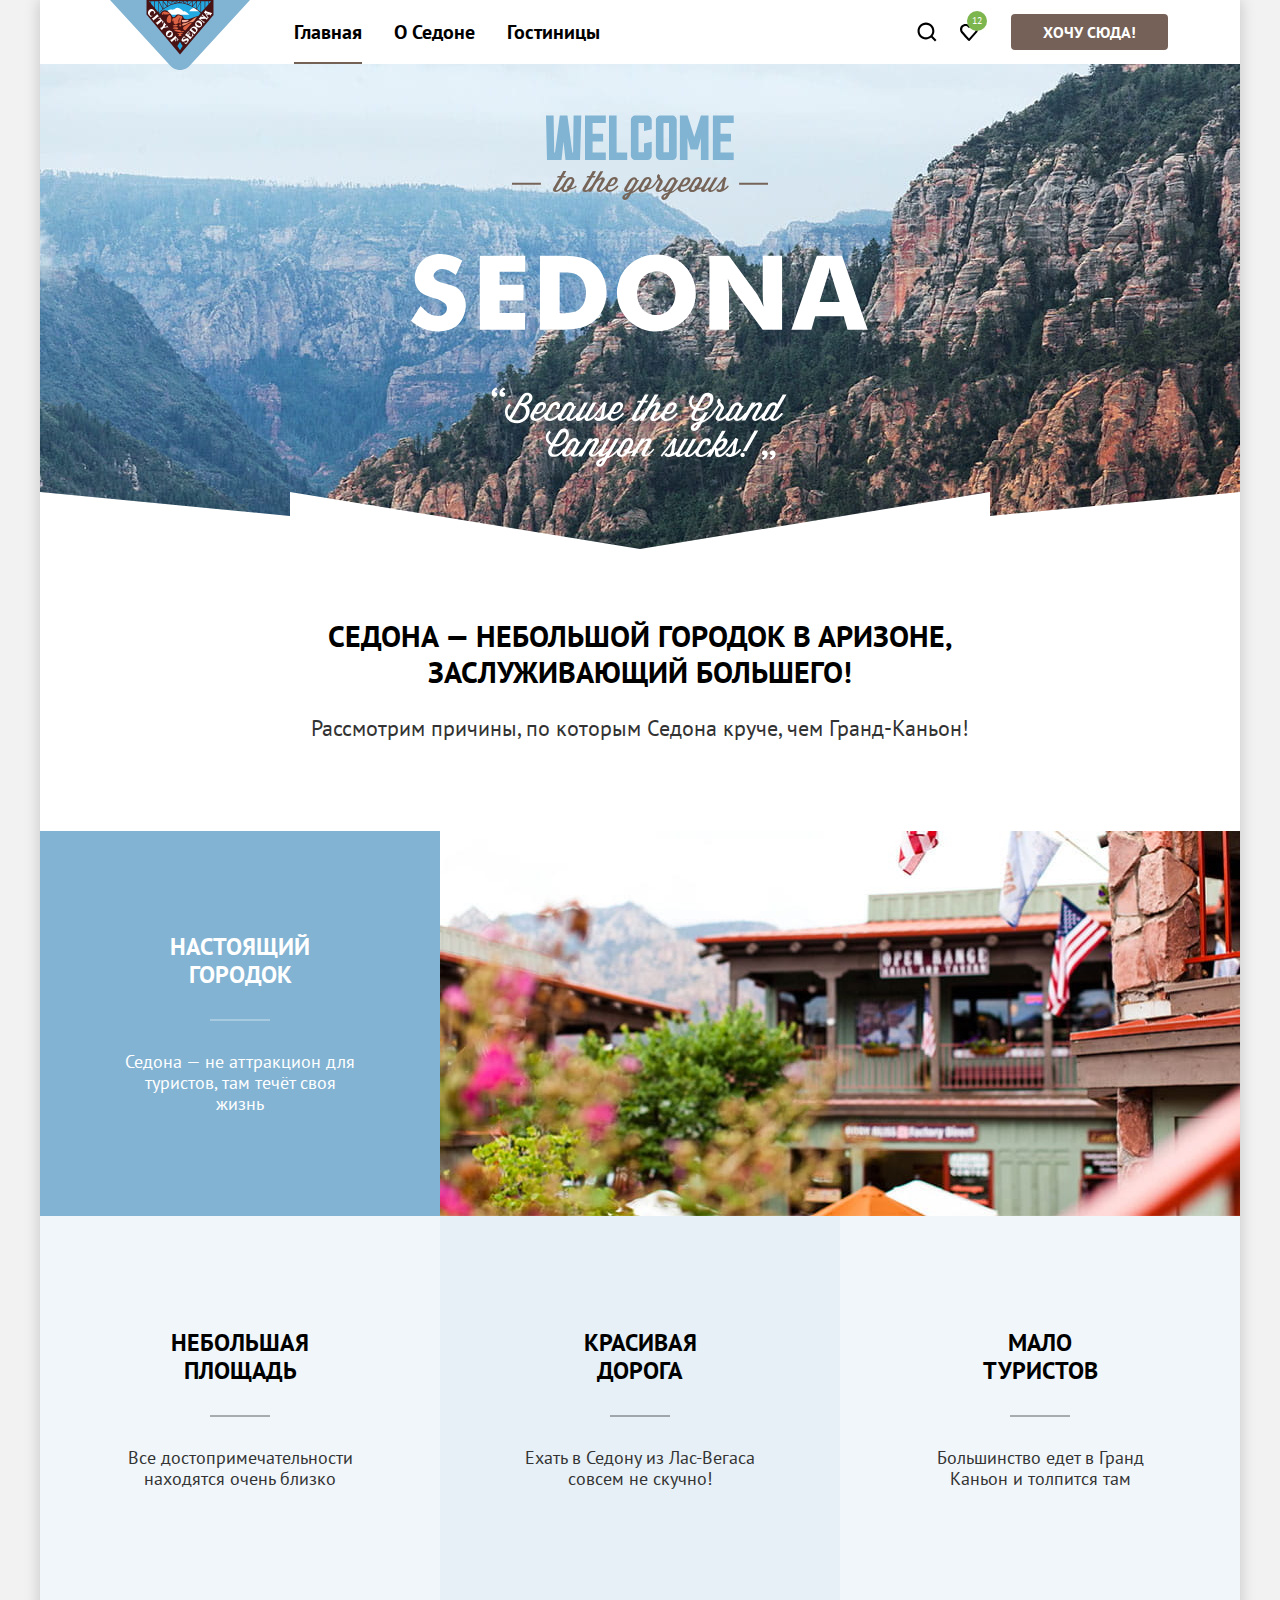
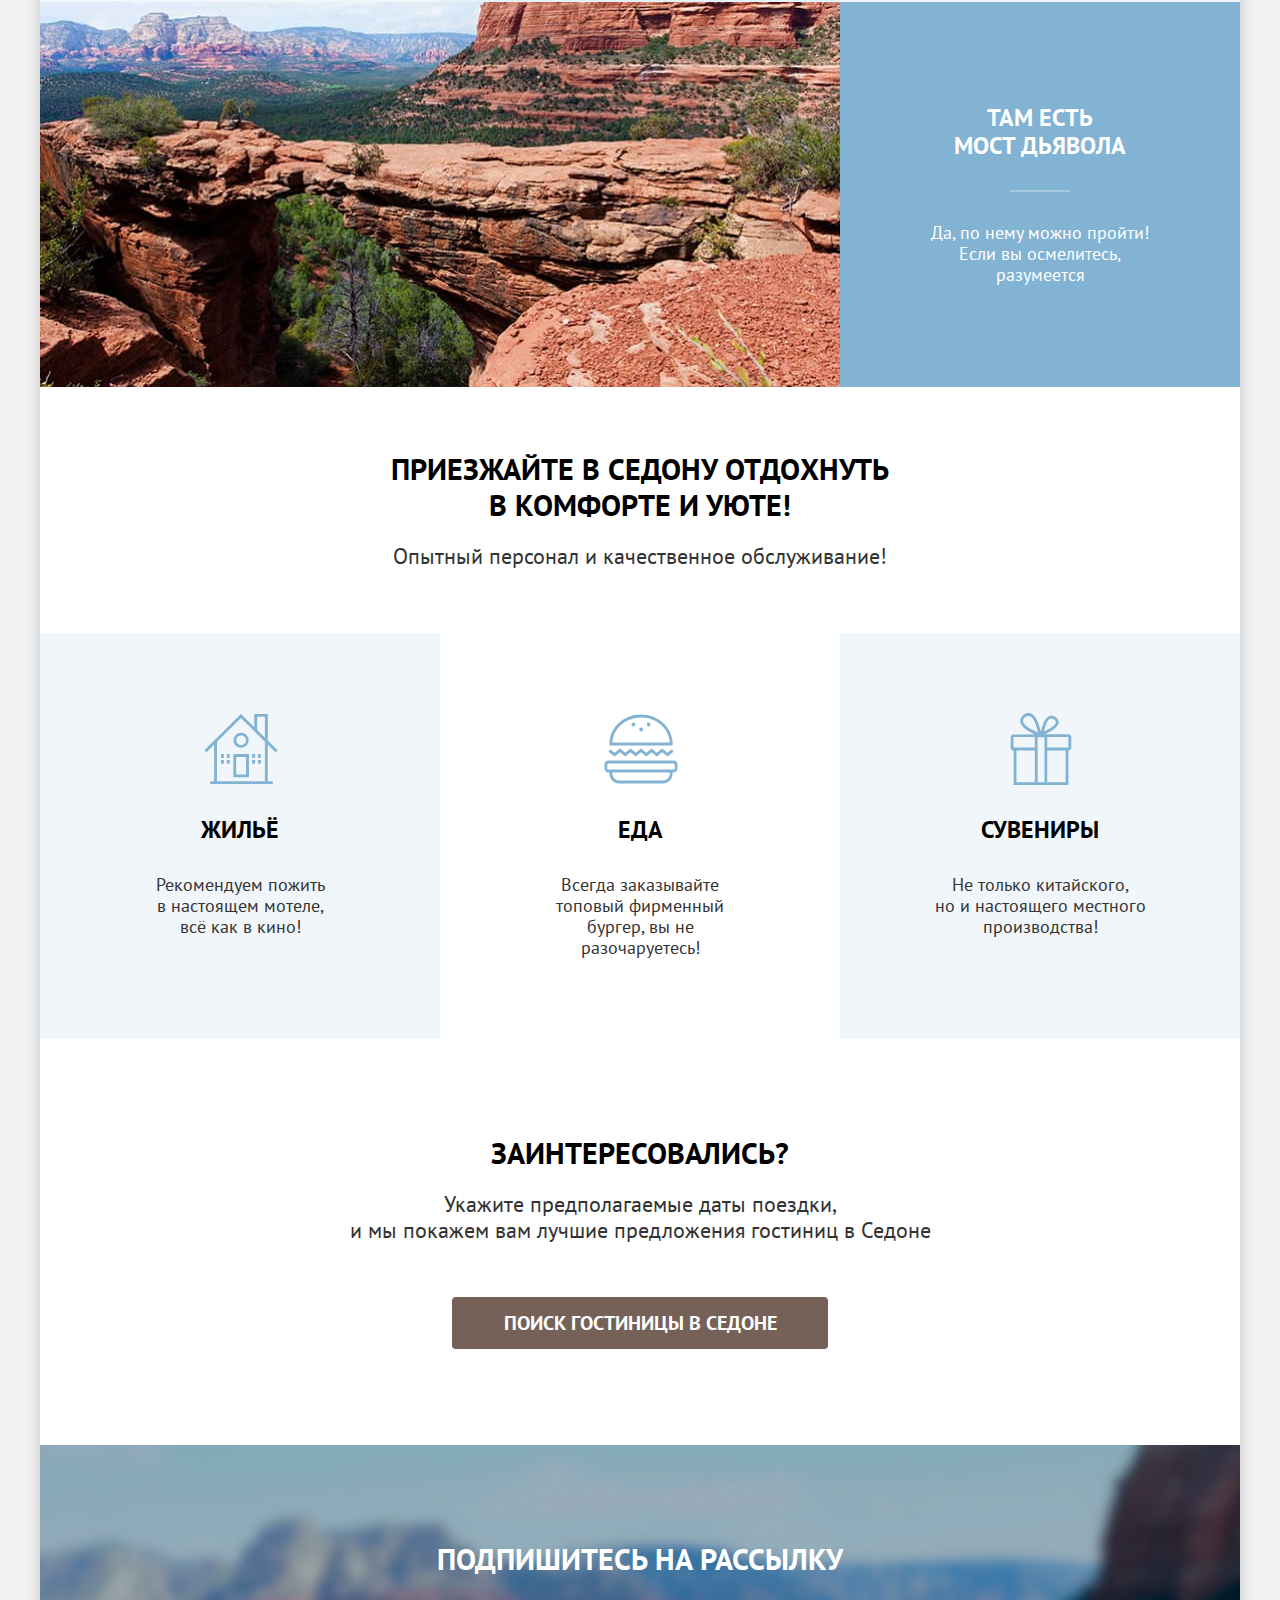
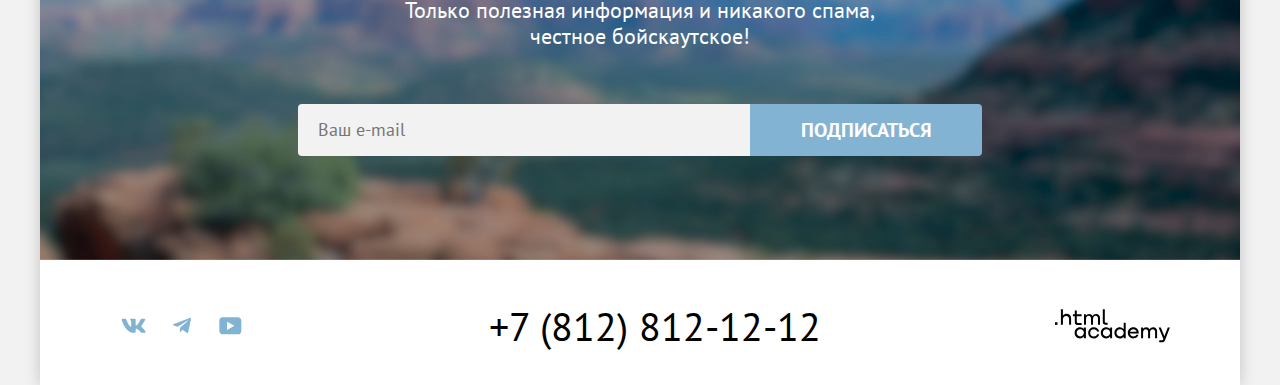
<file: index.html>
<!DOCTYPE html>
<html lang="ru">
  <head>
    <meta charset="utf-8">
    <title>HTML Academy: Седона</title>
    <link rel="icon" href="favicon.ico">
    <link rel="icon" type="image/png" sizes="32x32" href="images/favicon-32x32.png">
    <link rel="stylesheet" href="styles/styles.css">
  </head>
  <body>
    <div class="page-container">
      <header class="page-header" data-test="header">
        <a class="nav-logo" href="index.html">
          <img class="logo" src="images/logo-sedona.svg" width="140" height="70" alt="Логотип города Седона.">
        </a>

        <nav class="navigation">
          <ul class="navigation-list">
            <li class="navigation-item">
              <a class="navigation-link navigation-link-current" href="#">Главная</a>
            </li>
            <li class="navigation-item">
              <a class="navigation-link" href="#">О седоне</a>
            </li>
            <li class="navigation-item">
              <a class="navigation-link" href="catalog.html">Гостиницы</a>
            </li>
          </ul>

          <ul class="navigation-user">
            <li class="navigation-user-item">
              <a class="navigation-link navigation-link-search" href="#">
                <span class="visually-hidden">Поиск</span>
              </a>
            </li>
            <li class="navigation-user-item">
              <a class="navigation-link navigation-link-favorites" href="#">
                <span class="visually-hidden">Сохраненное</span>
                <span class="number-of-likes">12</span>
              </a>
            </li>
            <li class="navigation-button-item">
              <a class="button link-button" href="#">Хочу сюда!</a>
            </li>
          </ul>
        </nav>
      </header>

      <main class="main-index" data-test="main">

        <section class="hero" data-test="hero">
          <h1 class="visually-hidden">Сайт поиска отелей в городке Седона</h1>
          <img class="hero-image" src="images/welcome-to-sedona.svg" width="458" height="352" alt="Welcome to the gorgeous Sedona. Because the Grand Canyon sucks!">
        </section>

        <section class="advantages" data-test="advantages">

          <h2 class="lead-section">Седона — небольшой городок в Аризоне, <br>заслуживающий большего!</h2>
          <p class="text-section">Рассмотрим причины, по которым Седона круче, чем Гранд-Каньон!</p>

          <ul class="advantages-list">
            <li class="advantages-item advantages-real-town">
              <div class="advantages-text">
                <h3 class="caption">Настоящий <br>городок</h3>
                <p class="desc">Седона — не аттракцион для туристов, там течёт своя жизнь</p>
              </div>
              <img class="advantages-item-hotel" src="images/advantages-photo-1.jpg" width="800" height="385" alt="Внешний вид одного из отелей городка.">
            </li>
            <li class="advantages-item advantages-small-square">
              <h3 class="caption">Небольшая <br>площадь</h3>
              <p class="desc">Все достопримечательности находятся очень близко</p>
            </li>
            <li class="advantages-item advantages-beautiful-road">
              <h3 class="caption">Красивая <br>дорога</h3>
              <p class="desc">Ехать в Седону из Лас-Вегаса совсем не скучно!</p>
            </li>
            <li class="advantages-item advantages-tourists">
              <h3 class="caption">Мало <br>туристов</h3>
              <p class="desc">Большинство едет в Гранд Каньон и толпится там</p>
            </li>
            <li class="advantages-item advantages-devils-bridge">
              <img class="advantages-item-canyon" src="images/advantages-photo-2.jpg" width="800" height="385" alt="Вид со смотровой площадки каньона.">
              <div class="advantages-text">
                <h3 class="caption">Там есть <br>мост дьявола</h3>
                <p class="desc">Да, по нему можно пройти! Если вы осмелитесь, разумеется</p>
              </div>
            </li>
          </ul>
        </section>

        <section class="benefits" data-test="service">

          <h2 class="lead-section benefits-lead">Приезжайте в Седону отдохнуть<br> в комфорте и уюте!</h2>
          <p class="text-section benefits-text">Опытный персонал и качественное обслуживание!</p>

          <ul class="benefits-list">
            <li class="benefits-item benefits-icon-house">
              <h3 class="caption">Жильё</h3>
              <p class="desc">Рекомендуем пожить в&nbsp;настоящем мотеле, <br>всё как в кино!</p>
            </li>
            <li class="benefits-item benefits-item-foot">
              <h3 class="caption">Еда</h3>
              <p class="desc">Всегда заказывайте <br>топовый фирменный бургер, вы не разочаруетесь!</p>
            </li>
            <li class="benefits-item benefits-icon-present">
              <h3 class="caption">Сувениры</h3>
              <p class="desc">Не только китайского, <br>но и настоящего местного производства!</p>
            </li>
          </ul>
        </section>

        <section class="search-hotel" data-test="search">
          <div class="search-hotel-container">
            <h2 class="lead-section search-hotel-lead">Заинтересовались?</h2>
            <p class="text-section search-hotel-text">Укажите предполагаемые даты поездки,<br>и мы покажем вам лучшие предложения гостиниц в Седоне</p>
            <a class="button link-button search-hotel-button" href="#">ПОИСК ГОСТИНИЦЫ В седоне</a>
          </div>
        </section>

        <section class="subscribe main-subscribe" data-test="subscribe">
          <div class="subscribe-section">
            <h2 class="lead-section subscribe-lead">Подпишитесь на рассылку</h2>
            <p class="text-section subscribe-text">Только полезная информация и никакого спама,<br> честное бойскаутское!</p>
            <form class="subscribe-form" action="https://echo.htmlacademy.ru/" method="post">
              <label class="visually-hidden" for="email-form">
                e-mail
              </label>
              <input class="e-mail" type="email" name="e-mail" id="email-form" placeholder="Ваш e-mail" required>
              <button class="button subscribe-button" type="submit">Подписаться</button>
            </form>
          </div>
        </section>

      </main>

      <footer class="page-footer" data-test="footer">

        <section class="socials">
          <h2 class="visually-hidden">Мы в социальных сетях</h2>
          <ul class="socials-list">
            <li class="socials-item">
              <a class="socials-link" href="https://vk.com/htmlacademy">
                <svg aria-hidden="true" focusable="false" width="48" height="41" viewBox="0 0 48 41" fill="none" xmlns="http://www.w3.org/2000/svg">
                  <path fill-rule="evenodd" clip-rule="evenodd" d="M35.1164 14.8044C35.2824 14.2584 35.1164 13.8564 34.3214 13.8564H31.6964C31.0284 13.8564 30.7204 14.2034 30.5534 14.5864C30.5534 14.5864 29.2184 17.7824 27.3274 19.8584C26.7154 20.4604 26.4374 20.6514 26.1034 20.6514C25.9364 20.6514 25.6854 20.4604 25.6854 19.9134V14.8044C25.6854 14.1484 25.5014 13.8564 24.9454 13.8564H20.8174C20.4004 13.8564 20.1494 14.1604 20.1494 14.4494C20.1494 15.0704 21.0954 15.2144 21.1924 16.9624V20.7604C21.1924 21.5934 21.0394 21.7444 20.7054 21.7444C19.8154 21.7444 17.6504 18.5334 16.3654 14.8594C16.1164 14.1444 15.8644 13.8564 15.1934 13.8564H12.5664C11.8164 13.8564 11.6664 14.2034 11.6664 14.5864C11.6664 15.2684 12.5564 18.6564 15.8114 23.1374C17.9814 26.1974 21.0364 27.8564 23.8194 27.8564C25.4884 27.8564 25.6944 27.4884 25.6944 26.8534V24.5404C25.6944 23.8034 25.8524 23.6564 26.3814 23.6564C26.7714 23.6564 27.4384 23.8484 28.9964 25.3234C30.7764 27.0724 31.0694 27.8564 32.0714 27.8564H34.6964C35.4464 27.8564 35.8224 27.4884 35.6064 26.7604C35.3684 26.0364 34.5184 24.9854 33.3914 23.7384C32.7794 23.0284 31.8614 22.2634 31.5824 21.8804C31.1934 21.3894 31.3044 21.1704 31.5824 20.7334C31.5824 20.7334 34.7824 16.3074 35.1154 14.8044H35.1164Z" fill="currentColor"/>
                  </svg>
                <span class="visually-hidden">ВКонтакте</span>
              </a>
            </li>
            <li class="socials-item">
              <a class="socials-link" href="https://t.me/htmlacademy">
                <svg aria-hidden="true" focusable="false" width="48" height="41" viewBox="0 0 48 41" fill="none" xmlns="http://www.w3.org/2000/svg">
                  <path d="M31.785 12.9557L15.8405 19.1042C14.7523 19.5413 14.7586 20.1483 15.6408 20.419L19.7344 21.696L29.2058 15.7201C29.6537 15.4477 30.0629 15.5942 29.7265 15.8928L22.0528 22.8183H22.051L22.0528 22.8192L21.7705 27.0387C22.1841 27.0387 22.3667 26.8489 22.5987 26.625L24.5871 24.6915L28.7229 27.7464C29.4855 28.1664 30.0332 27.9506 30.2229 27.0405L32.9379 14.2453C33.2158 13.1311 32.5126 12.6266 31.785 12.9557Z" fill="currentColor"/>
                  </svg>
                <span class="visually-hidden">Телеграм</span>
              </a>
            </li>
            <li class="socials-item">
              <a class="socials-link" href="https://www.youtube.com/user/htmlacademyru">
                <svg aria-hidden="true" focusable="false" width="48" height="41" viewBox="0 0 48 41" fill="none" xmlns="http://www.w3.org/2000/svg">
                  <path d="M31.9402 12.3564H16.5074C14.6467 12.3564 13.3333 13.9502 13.3333 15.7564V25.8502C13.3333 27.7627 14.6467 29.3564 16.5074 29.3564H32.1591C33.8009 29.3564 35.3333 27.7627 35.3333 25.9564V15.7564C35.1143 13.9502 33.8009 12.3564 31.9402 12.3564ZM20.9949 24.8939V16.8189L28.3283 20.8564L20.9949 24.8939Z" fill="currentColor"/>
                  </svg>
                <span class="visually-hidden">Youtube</span>
              </a>
            </li>
          </ul>
        </section>

        <a class="phone-number" href="tel:+78128121212">+7 (812) 812-12-12</a>

        <a class="copyright-logo" href="https://htmlacademy.ru/">
          <svg role="img" aria-label="Логотип копирайта." width="115" height="34" viewBox="0 0 115 34" fill="none" xmlns="http://www.w3.org/2000/svg">
            <path d="M0 13.2564V15.8564H2.5V13.2564H0Z" fill="currentColor"/>
            <path d="M11.6 4.85645C10 4.85645 8.8 5.55645 8 6.55645H7.9V0.356445H5.9V15.8564H7.9V10.5564C7.9 8.45645 9.2 6.95645 11.2 6.95645C13 6.95645 14.1 8.35645 14.1 10.1564V15.8564H16.1V9.75644C16.2 6.75644 14.3 4.85645 11.6 4.85645Z" fill="currentColor"/>
            <path d="M26.6 5.15645H21.8V1.45645H19.8V5.25645H17.9V7.25645H19.8V13.2564C19.8 14.9564 20.8 15.9564 22.5 15.9564H26.6V13.9564H22.9C22.2 13.9564 21.8 13.5564 21.8 12.8564V7.15645H26.6V5.15645Z" fill="currentColor"/>
            <path d="M41.1 4.95645C39.5 4.95645 38.2 5.75644 37.6 7.05645H37.5C36.9 5.85645 35.7 4.95645 34.1 4.95645C32.7 4.95645 31.6 5.75645 31 6.75645H30.9V5.15645H29V15.7564H31V10.3564C31 8.35645 32 6.85645 33.6 6.85645C35.1 6.85645 36 7.85645 36 9.45645V15.7564H38V10.1564C38 7.75645 39.4 6.85645 40.6 6.85645C42.1 6.85645 43 7.85645 43 9.45645V15.7564H45V9.25644C45.1 6.75644 43.6 4.95645 41.1 4.95645Z" fill="currentColor"/>
            <path d="M47.8 13.0564C47.8 14.7564 48.8 15.7564 50.6 15.7564H52.6V13.7564H50.9C50.2 13.7564 49.8 13.3564 49.8 12.6564V0.356445H47.8V13.0564Z" fill="currentColor"/>
            <path d="M28.9 20.0564C28 18.9564 26.7 18.2564 25 18.2564C21.9 18.2564 19.6 20.5564 19.6 23.8564C19.6 27.1564 21.9 29.4564 25 29.4564C26.8 29.4564 28 28.6564 28.8 27.5564H28.9V29.1564H30.9V18.5564H28.9V20.0564ZM25.3 27.4564C23.1 27.4564 21.7 25.8564 21.7 23.8564C21.7 21.8564 23.1 20.2564 25.3 20.2564C27.5 20.2564 28.9 21.8564 28.9 23.8564C28.9 25.7564 27.5 27.4564 25.3 27.4564Z" fill="currentColor"/>
            <path d="M44.2 22.3564C43.7 19.9564 41.6 18.2564 38.8 18.2564C35.4 18.2564 33.2 20.7564 33.2 23.8564C33.2 26.9564 35.4 29.4564 38.8 29.4564C41.6 29.4564 43.7 27.6564 44.2 25.2564H42.1C41.7 26.5564 40.4 27.5564 38.8 27.5564C36.6 27.5564 35.2 25.9564 35.2 23.9564C35.2 21.9564 36.6 20.3564 38.8 20.3564C40.4 20.3564 41.6 21.3564 42.1 22.5564H44.2V22.3564Z" fill="currentColor"/>
            <path d="M55.1 20.0564C54.2 18.9564 52.9 18.2564 51.2 18.2564C48.1 18.2564 45.8 20.5564 45.8 23.8564C45.8 27.1564 48.1 29.4564 51.2 29.4564C53 29.4564 54.2 28.6564 55 27.5564H55.1V29.1564H57.1V18.5564H55.1V20.0564ZM51.5 27.4564C49.3 27.4564 47.9 25.8564 47.9 23.8564C47.9 21.8564 49.3 20.2564 51.5 20.2564C53.7 20.2564 55.1 21.8564 55.1 23.8564C55.1 25.7564 53.6 27.4564 51.5 27.4564Z" fill="currentColor"/>
            <path d="M68.7 20.1564C67.8 19.0564 66.5 18.2564 64.8 18.2564C61.7 18.2564 59.4 20.5564 59.4 23.8564C59.4 27.1564 61.6 29.4564 64.8 29.4564C66.5 29.4564 67.8 28.6564 68.6 27.6564H68.7V29.1564H70.7V13.7564H68.7V20.1564ZM65.1 27.4564C62.9 27.4564 61.5 25.8564 61.5 23.8564C61.5 21.8564 62.9 20.2564 65.1 20.2564C67.3 20.2564 68.7 21.8564 68.7 23.8564C68.6 25.8564 67.2 27.4564 65.1 27.4564Z" fill="currentColor"/>
            <path d="M78.3 18.2564C75 18.2564 72.8 20.7564 72.8 23.8564C72.8 26.8564 74.9 29.4564 78.3 29.4564C80.8 29.4564 82.8 28.1564 83.5 25.8564H81.4C80.9 26.8564 79.8 27.4564 78.4 27.4564C76.5 27.4564 75.1 26.1564 75 24.5564H83.8C84 20.9564 81.8 18.2564 78.3 18.2564ZM78.3 20.1564C80 20.1564 81.3 21.1564 81.6 22.7564H75.1C75.4 21.2564 76.6 20.1564 78.3 20.1564Z" fill="currentColor"/>
            <path d="M98.2 18.2564C96.6 18.2564 95.3 19.0564 94.6 20.2564H94.5C93.9 19.0564 92.7 18.2564 91.1 18.2564C89.7 18.2564 88.6 18.9564 88 20.0564V18.5564H86.1V29.1564H88.1V23.7564C88.1 21.7564 89.1 20.3564 90.7 20.2564C92.2 20.2564 93.1 21.2564 93.1 22.8564V29.1564H95.1V23.5564C95.1 21.1564 96.5 20.2564 97.7 20.2564C99.2 20.2564 100.1 21.2564 100.1 22.8564V29.1564H102.1V22.6564C102.2 20.0564 100.7 18.2564 98.2 18.2564Z" fill="currentColor"/>
            <path d="M109.4 27.3564L105.8 18.4564H103.6L108.4 30.0564C108.1 30.9564 107.7 31.2564 106.7 31.2564H104.2V33.2564H106.7C108.5 33.2564 109.5 32.4564 110.2 30.6564L114.9 18.4564H112.8L109.4 27.3564Z" fill="currentColor"/>
            </svg>
        </a>

      </footer>

      <div class="modal-container modal-container-close" data-test="modal">
        <div class="modal modal-search">

          <button class="modal-close-button" type="button">
            <span class="visually-hidden">Закрыть</span>
          </button>

          <section class="modal-content">
            <h2 class="modal-title">Поиск гостиницы в Седоне</h2>
            <form class="modal-form" action="https://echo.htmlacademy.ru/" method="post">
              <div class="date-wrap">
                <label class="modal-label arrival-date-label" for="arrival-date">Дата заезда:</label>
                <input class="field arrival-field" type="text" id="arrival-date" name="arrival-date" value="27 апреля 2020" placeholder="Укажите дату" required>
                <span class="modal-error arrival-date-error">Мы не можем отправить вас в прошлое.</span>
              </div>

              <div class="date-wrap">
                <label class="modal-label leaving-date-label" for="leaving-date">Дата выезда:</label>
                <input class="field leaving-date-field" type="text" id="leaving-date" name="leaving-date" value="1 сентября 2023" placeholder="Укажите дату" required>
                <span class="modal-error">На эти даты есть свободные номера. Пока есть.</span>
              </div>

              <div class="quantity-wrap">
                <label class="modal-label adults-label" for="adults">Взрослые:</label>
                <div class="adults-button-wrapper">
                  <button class="quantity-button minus-button" type="button">
                    <svg role="img" aria-label="Знак минус." width="20" height="20" viewBox="0 0 20 20" fill="none" xmlns="http://www.w3.org/2000/svg">
                      <path d="M3 9V11H17V9H3Z" fill="#756157" fill-opacity="0.3"/>
                    </svg>
                  </button>
                  <input class="quantity-input adults-field" id="adults" type="number" name="adults-number" value="2" max="99">
                  <button class="quantity-button plus-button" type="button">
                    <svg role="img" aria-label="Знак плюс." width="20" height="20" viewBox="0 0 20 20" fill="none" xmlns="http://www.w3.org/2000/svg">
                      <path d="M17 9H11V3H9V9H3V11H9V17H11V11H17V9Z" fill="#756157" fill-opacity="0.3"/>
                    </svg>
                  </button>
                </div>

                <span class="child-label">
                  <label class="modal-label child-label" for="child">Дети:</label>
                  <span class="tooltip">
                    <button class="tooltip-toggle" type="button" aria-labelledby="tooltip-label-date">
                      <svg role="img" aria-label="Подсказка." class="tooltip-icon" width="2" height="12" viewBox="0 0 2 12" fill="none" xmlns="http://www.w3.org/2000/svg">
                        <path fill-rule="evenodd" clip-rule="evenodd" d="M0 0H2V2H0V0ZM2 12H0V3H2V12Z" fill="white"/>
                      </svg>
                    </button>
                    <span class="tooltip-text" role="tooltip" id="tooltip-label-date">Укажите количество детей, которые будут с вами, возраст которых от 6 до 18 лет. Дети до 6 лет размещаются бесплатно.</span>
                  </span>
                </span>
                <div class="child-button-wrapper">
                  <button class="quantity-button minus-button" type="button">
                    <svg role="img" aria-label="Знак минус." width="20" height="20" viewBox="0 0 20 20" fill="none" xmlns="http://www.w3.org/2000/svg">
                      <path d="M3 9V11H17V9H3Z" fill="#756157" fill-opacity="0.3"/>
                    </svg>
                  </button>
                  <input class="quantity-input child-field" id="child" type="number" name="child" value="2" max="99">
                  <button class="quantity-button plus-button" type="button">
                    <svg role="img" aria-label="Знак плюс." width="20" height="20" viewBox="0 0 20 20" fill="none" xmlns="http://www.w3.org/2000/svg">
                      <path d="M17 9H11V3H9V9H3V11H9V17H11V11H17V9Z" fill="#756157" fill-opacity="0.3"/>
                    </svg>
                  </button>
                </div>
              </div>

              <button class="button modal-search-button" type="submit">Найти</button>

            </form>
          </section>
        </div>
      </div>
    </div>
  </body>
</html>
</file>
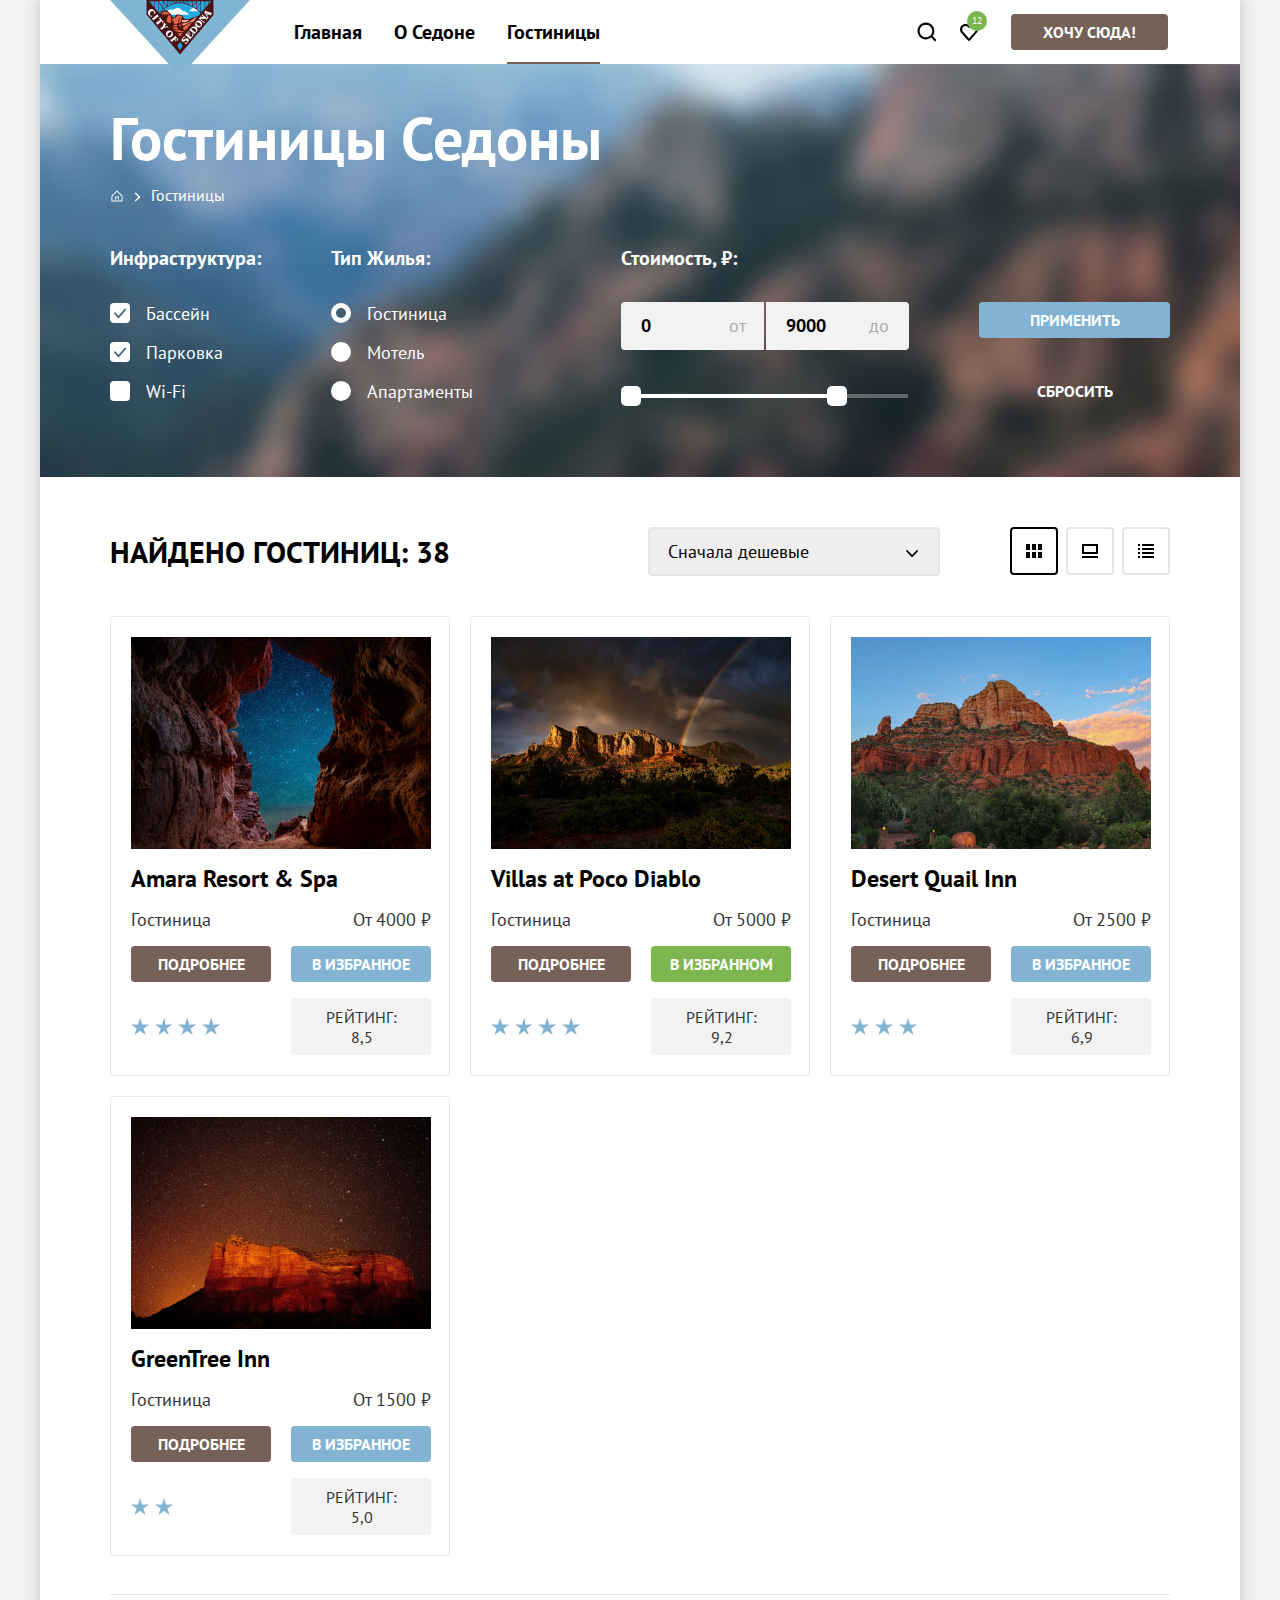
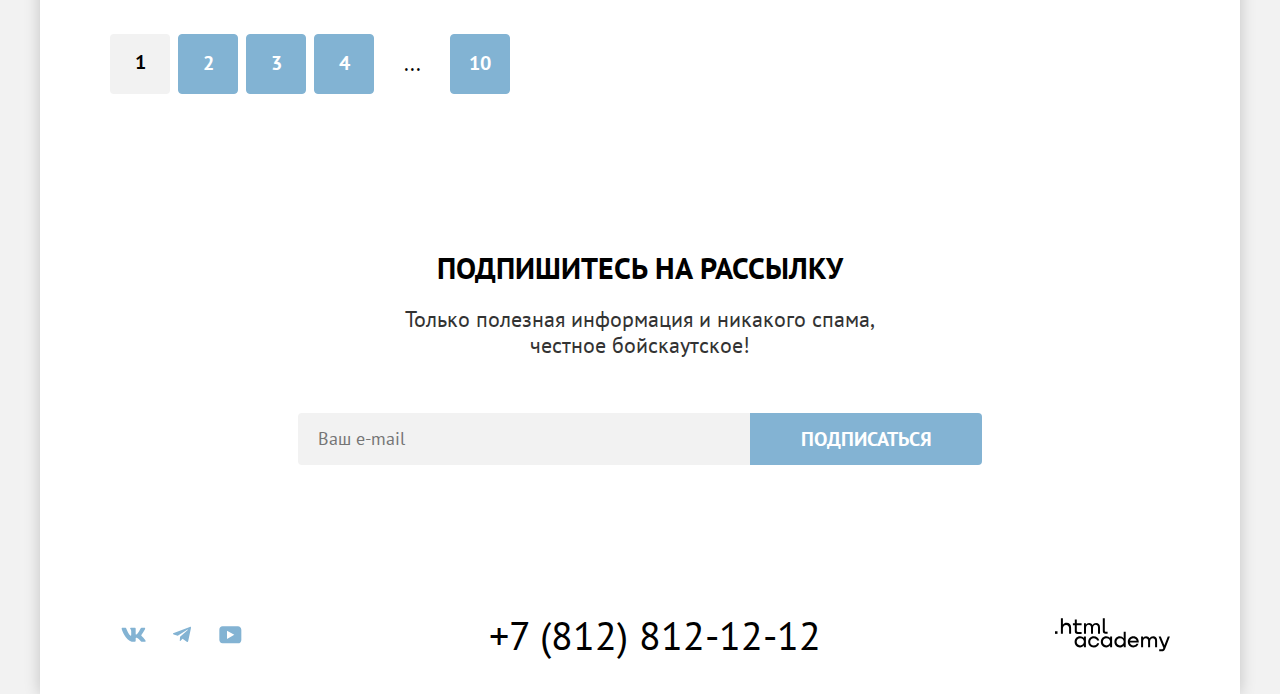
<file: catalog.html>
<!DOCTYPE html>
<html lang="ru">
  <head>
    <meta charset="utf-8">
    <title>HTML Academy: Седона</title>
    <link rel="icon" href="favicon.ico">
    <link rel="icon" type="image/png" sizes="32x32" href="images/favicon-32x32.png">
    <link rel="stylesheet" href="styles/styles.css">
  </head>
  <body>
    <div class="page-container">
      <header class="page-header" data-test="header">
        <a class="nav-logo" href="index.html">
          <img class="logo" src="images/logo-sedona.svg" width="140" height="70" alt="Логотип города Седона.">
        </a>

        <nav class="navigation">
          <ul class="navigation-list">
            <li class="navigation-item">
              <a class="navigation-link" href="index.html">Главная</a>
            </li>
            <li class="navigation-item">
              <a class="navigation-link" href="#">О седоне</a>
            </li>
            <li class="navigation-item">
              <a class="navigation-link navigation-link-current" href="catalog.html">Гостиницы</a>
            </li>
          </ul>

          <ul class="navigation-user">
            <li class="navigation-user-item">
              <a class="navigation-link navigation-link-search" href="#">
                <span class="visually-hidden">Поиск</span>
              </a>
            </li>
            <li class="navigation-user-item">
              <a class="navigation-link navigation-link-favorites" href="#">
                <span class="visually-hidden">Сохраненное</span>
                <span class="number-of-likes">12</span>
              </a>
            </li>
            <li class="navigation-button-item">
              <a class="button link-button" href="#">Хочу сюда!</a>
            </li>
          </ul>
        </nav>
      </header>

      <main class="main-inner" data-test="main">
        <section class="filter-content">
          <div class="filter-container">
            <h1 class="content-title">Гостиницы Седоны</h1>

            <ul class="breadcrumbs">
              <li class="breadcrumbs-item">
                <a class="breadcrumbs-link breadcrumbs-link-home" href="index.html">
                  <span class="visually-hidden">Главная</span>
                </a>
              </li>
              <li class="breadcrumbs-item">
                <a class="breadcrumbs-link">Гостиницы</a>
              </li>
            </ul>

            <div class="filter" data-test="filter">
              <h2 class="visually-hidden">Фильтр</h2>
              <form class="sorter" action="https://echo.htmlacademy.ru/" method="get">

                <div class="filter-wrapper">
                  <fieldset class="filter-group filter-group-infrastucture">
                    <legend class="filter-title">Инфраструктура:</legend>
                    <ul class="filter-list">
                      <li class="filter-item">
                        <label class="control">
                          <input class="visually-hidden control-input" type="checkbox" name="pool" checked>
                          <span class="checkbox-input"></span>
                          Бассейн
                        </label>
                      </li>
                      <li class="filter-item">
                        <label class="control">
                          <input class="visually-hidden control-input" type="checkbox" name="parking" checked>
                          <span class="checkbox-input"></span>
                          Парковка
                        </label>
                      </li>
                      <li class="filter-item">
                        <label class="control">
                          <input class="visually-hidden control-input" type="checkbox" name="Wi-Fi">
                          <span class="checkbox-input"></span>
                          Wi-Fi
                        </label>
                      </li>
                    </ul>
                  </fieldset>

                  <fieldset class="filter-group filter-group-apartment">
                    <legend class="filter-title">Тип жилья:</legend>
                    <ul class="filter-list">
                      <li class="filter-item">
                        <label class="control">
                          <input class="visually-hidden control-input" type="radio" name="type-group" value="hotel" checked>
                          <span class="radio-input"></span>
                          Гостиница
                        </label>
                      </li>
                      <li class="filter-item">
                        <label class="control">
                          <input class="visually-hidden control-input" type="radio" name="type-group" value="motel">
                          <span class="radio-input"></span>
                          Мотель
                        </label>
                      </li>
                      <li class="filter-item">
                        <label class="control">
                          <input class="visually-hidden control-input" type="radio" name="type-group" value="apartments">
                          <span class="radio-input"></span>
                          Апартаменты
                        </label>
                      </li>
                    </ul>
                  </fieldset>
                </div>

                <fieldset class="filter-group filter-group-price">
                  <legend class="filter-title">Стоимость, ₽:</legend>
                  <div class="price-wrapper">
                    <label class="label-min">
                      <input class="price-input price-input-min" type="number" name="price-min" value="0" min="0" required>
                      <span class="input-min">от</span>
                    </label>
                    <label class="label-max">
                      <input class="price-input price-input-max" type="number" name="price-max" value="9000" required>
                      <span class="input-max">до</span>
                    </label>
                  </div>

                  <div class="range">
                    <div class="range-bar" style="left: 0; width: 226px;">
                      <button class="range-toggle toggle-min" type="button">
                        <span class="visually-hidden">Изменить минимальную цену</span>
                      </button>
                      <button class="range-toggle toggle-max" type="button">
                        <span class="visually-hidden">Изменить максимальную цену</span>
                      </button>
                    </div>
                  </div>
                </fieldset>

                <ul class="filter-buttons">
                  <li class="filter-buttons-item">
                    <button class="button filter-button" type="submit">Применить</button>
                  </li>
                  <li class="filter-buttons-item">
                    <button class="button filter-button-reset" type="reset">Сбросить</button>
                  </li>
                </ul>

              </form>
            </div>
          </div>
        </section>

        <section class="catalog" data-test="catalog">
          <h2 class="visually-hidden">Каталог</h2>

          <div class="select">
            <h3 class="caption select-caption">Найдено гостиниц: 38</h3>
            <select class="select-control" aria-label="Сортировка">
              <option value="cheap">Сначала дешевые</option>
              <option value="expensive">Сначала дорогие</option>
              <option value="popular">Сначала популярные</option>
            </select>
            <div class="view-button-box">
              <a class="view-button-link view-button-table view-button-current" href="#">
                <span class="visually-hidden">Показать в виде таблицы</span>
              </a>
              <a class="view-button-link view-button-large" href="#">
                <span class="visually-hidden">Показать в большом формате</span>
              </a>
              <a class="view-button-link view-button-list" href="#">
                <span class="visually-hidden">Показать списком</span>
              </a>
            </div>
          </div>

          <ul class="catalog-list">
            <li class="card-item">

              <a class="card-item-link" href="#" tabindex="-1">
                <img src="images/catalog-hotels/hotel-1.jpg" width="300" height="212" alt="Вид из пещеры на звездное небо.">
              </a>

              <a class="card-header-link" href="#" tabindex="-1">
                <h4 class="card-header">Amara Resort & Spa</h4>
              </a>

              <p class="card-item-hotel">Гостиница</p>
              <p class="card-item-price">От 4000 ₽</p>

              <a class="button link-button" href="#">подробнее</a>
              <button class="button select-button" type="button">в избранное</button>

              <p class="stars stars-4">
                <span class="visually-hidden">Четырехзвёздочная гостиница</span>
              </p>
              <p class="card-raiting">Рейтинг: 8,5</p>

            </li>

            <li class="card-item">
              <a class="card-item-link" href="#" tabindex="-1">
                <img src="images/catalog-hotels/hotel-2.jpg" width="300" height="212" alt="Радуга над каньоном.">
              </a>

              <a class="card-header-link" href="#" tabindex="-1">
                <h4 class="card-header">Villas at Poco Diablo</h4>
              </a>

              <p class="card-item-hotel">Гостиница</p>
              <p class="card-item-price">От 5000 ₽</p>

              <a class="button link-button more-link" href="#">подробнее</a>
              <button class="button select-button active-button" type="button">в избранном</button>

              <p class="stars stars-4">
                <span class="visually-hidden">Четырехзвёздочная гостиница</span>
              </p>
              <p class="card-raiting">Рейтинг: 9,2</p>

            </li>

            <li class="card-item">
              <a class="card-item-link" href="#" tabindex="-1">
                <img src="images/catalog-hotels/hotel-3.jpg" width="300" height="212" alt="Каньон в ранее утро.">
              </a>

              <a class="card-header-link" href="#" tabindex="-1">
                <h4 class="card-header">Desert Quail Inn</h4>
              </a>

              <p class="card-item-hotel">Гостиница</p>
              <p class="card-item-price">От 2500 ₽</p>

              <a class="button link-button more-link" href="#">подробнее</a>
              <button class="button select-button" type="button">в избранное</button>

              <p class="stars stars-3">
                <span class="visually-hidden">Трёхзвёздочная гостиница</span>
              </p>
              <p class="card-raiting">Рейтинг: 6,9</p>

            </li>

            <li class="card-item">
              <a class="card-item-link" href="#" tabindex="-1">
                <img src="images/catalog-hotels/hotel-4.jpg" width="300" height="212" alt="Каньон на фоне ночного, усыпанного звездами неба.">
              </a>

              <a class="card-header-link" href="#" tabindex="-1">
                <h4 class="card-header">GreenTree Inn</h4>
              </a>

              <p class="card-item-hotel">Гостиница</p>
              <p class="card-item-price">От 1500 ₽</p>

              <a class="button link-button more-link" href="#">подробнее</a>
              <button class="button select-button" type="button">в избранное</button>

              <p class="stars stars-2">
                <span class="visually-hidden">Двухзвёздочная гостиница</span>
              </p>
              <p class="card-raiting">Рейтинг: 5,0</p>

            </li>

          </ul>

          <ol class="pagination">
            <li class="pagination-item">
              <a class="pagination-link pagination-current">1</a>
            </li>
            <li class="pagination-item">
              <a class="pagination-link" href="#">2</a>
            </li>
            <li class="pagination-item">
              <a class="pagination-link" href="#">3</a>
            </li>
            <li class="pagination-item">
              <a class="pagination-link" href="#">4</a>
            </li>
            <li class="pagination-item pagination-item-next">
                <span class="visually-hidden">Следующая страница</span>
                ...
            </li>
            <li class="pagination-item">
              <a class="pagination-link last-pagination-link" href="#">10</a>
            </li>
          </ol>

        </section>

        <section class="subscribe" data-test="subscribe">
          <div class="subscribe-section">
            <h2 class="lead-section">Подпишитесь на рассылку</h2>
            <p class="text-section">Только полезная информация и никакого спама,<br> честное бойскаутское!</p>
            <form class="subscribe-form" action="https://echo.htmlacademy.ru/" method="post">
              <label class="visually-hidden" for="email-form">
                e-mail
              </label>
              <input class="e-mail" type="email" name="e-mail" id="email-form" placeholder="Ваш e-mail" required>
              <button class="button subscribe-button" type="submit">Подписаться</button>
            </form>
          </div>
        </section>

      </main>

      <footer class="page-footer" data-test="footer">

        <section class="socials">
          <h2 class="visually-hidden">Мы в социальных сетях</h2>
          <ul class="socials-list">
            <li class="socials-item">
              <a class="socials-link" href="https://vk.com/htmlacademy">
                <svg aria-hidden="true" focusable="false" width="48" height="41" viewBox="0 0 48 41" fill="none" xmlns="http://www.w3.org/2000/svg">
                  <path fill-rule="evenodd" clip-rule="evenodd" d="M35.1164 14.8044C35.2824 14.2584 35.1164 13.8564 34.3214 13.8564H31.6964C31.0284 13.8564 30.7204 14.2034 30.5534 14.5864C30.5534 14.5864 29.2184 17.7824 27.3274 19.8584C26.7154 20.4604 26.4374 20.6514 26.1034 20.6514C25.9364 20.6514 25.6854 20.4604 25.6854 19.9134V14.8044C25.6854 14.1484 25.5014 13.8564 24.9454 13.8564H20.8174C20.4004 13.8564 20.1494 14.1604 20.1494 14.4494C20.1494 15.0704 21.0954 15.2144 21.1924 16.9624V20.7604C21.1924 21.5934 21.0394 21.7444 20.7054 21.7444C19.8154 21.7444 17.6504 18.5334 16.3654 14.8594C16.1164 14.1444 15.8644 13.8564 15.1934 13.8564H12.5664C11.8164 13.8564 11.6664 14.2034 11.6664 14.5864C11.6664 15.2684 12.5564 18.6564 15.8114 23.1374C17.9814 26.1974 21.0364 27.8564 23.8194 27.8564C25.4884 27.8564 25.6944 27.4884 25.6944 26.8534V24.5404C25.6944 23.8034 25.8524 23.6564 26.3814 23.6564C26.7714 23.6564 27.4384 23.8484 28.9964 25.3234C30.7764 27.0724 31.0694 27.8564 32.0714 27.8564H34.6964C35.4464 27.8564 35.8224 27.4884 35.6064 26.7604C35.3684 26.0364 34.5184 24.9854 33.3914 23.7384C32.7794 23.0284 31.8614 22.2634 31.5824 21.8804C31.1934 21.3894 31.3044 21.1704 31.5824 20.7334C31.5824 20.7334 34.7824 16.3074 35.1154 14.8044H35.1164Z" fill="currentColor"/>
                  </svg>
                <span class="visually-hidden">ВКонтакте</span>
              </a>
            </li>
            <li class="socials-item">
              <a class="socials-link" href="https://t.me/htmlacademy">
                <svg aria-hidden="true" focusable="false" width="48" height="41" viewBox="0 0 48 41" fill="none" xmlns="http://www.w3.org/2000/svg">
                  <path d="M31.785 12.9557L15.8405 19.1042C14.7523 19.5413 14.7586 20.1483 15.6408 20.419L19.7344 21.696L29.2058 15.7201C29.6537 15.4477 30.0629 15.5942 29.7265 15.8928L22.0528 22.8183H22.051L22.0528 22.8192L21.7705 27.0387C22.1841 27.0387 22.3667 26.8489 22.5987 26.625L24.5871 24.6915L28.7229 27.7464C29.4855 28.1664 30.0332 27.9506 30.2229 27.0405L32.9379 14.2453C33.2158 13.1311 32.5126 12.6266 31.785 12.9557Z" fill="currentColor"/>
                  </svg>
                <span class="visually-hidden">Телеграм</span>
              </a>
            </li>
            <li class="socials-item">
              <a class="socials-link" href="https://www.youtube.com/user/htmlacademyru">
                <svg aria-hidden="true" focusable="false" width="48" height="41" viewBox="0 0 48 41" fill="none" xmlns="http://www.w3.org/2000/svg">
                  <path d="M31.9402 12.3564H16.5074C14.6467 12.3564 13.3333 13.9502 13.3333 15.7564V25.8502C13.3333 27.7627 14.6467 29.3564 16.5074 29.3564H32.1591C33.8009 29.3564 35.3333 27.7627 35.3333 25.9564V15.7564C35.1143 13.9502 33.8009 12.3564 31.9402 12.3564ZM20.9949 24.8939V16.8189L28.3283 20.8564L20.9949 24.8939Z" fill="currentColor"/>
                  </svg>
                <span class="visually-hidden">Youtube</span>
              </a>
            </li>
          </ul>
        </section>

        <a class="phone-number" href="tel:+78128121212">+7 (812) 812-12-12</a>

        <a class="copyright-logo" href="https://htmlacademy.ru/">
          <svg role="img" aria-label="Логотип копирайта." width="115" height="34" viewBox="0 0 115 34" fill="none" xmlns="http://www.w3.org/2000/svg">
            <path d="M0 13.2564V15.8564H2.5V13.2564H0Z" fill="currentColor"/>
            <path d="M11.6 4.85645C10 4.85645 8.8 5.55645 8 6.55645H7.9V0.356445H5.9V15.8564H7.9V10.5564C7.9 8.45645 9.2 6.95645 11.2 6.95645C13 6.95645 14.1 8.35645 14.1 10.1564V15.8564H16.1V9.75644C16.2 6.75644 14.3 4.85645 11.6 4.85645Z" fill="currentColor"/>
            <path d="M26.6 5.15645H21.8V1.45645H19.8V5.25645H17.9V7.25645H19.8V13.2564C19.8 14.9564 20.8 15.9564 22.5 15.9564H26.6V13.9564H22.9C22.2 13.9564 21.8 13.5564 21.8 12.8564V7.15645H26.6V5.15645Z" fill="currentColor"/>
            <path d="M41.1 4.95645C39.5 4.95645 38.2 5.75644 37.6 7.05645H37.5C36.9 5.85645 35.7 4.95645 34.1 4.95645C32.7 4.95645 31.6 5.75645 31 6.75645H30.9V5.15645H29V15.7564H31V10.3564C31 8.35645 32 6.85645 33.6 6.85645C35.1 6.85645 36 7.85645 36 9.45645V15.7564H38V10.1564C38 7.75645 39.4 6.85645 40.6 6.85645C42.1 6.85645 43 7.85645 43 9.45645V15.7564H45V9.25644C45.1 6.75644 43.6 4.95645 41.1 4.95645Z" fill="currentColor"/>
            <path d="M47.8 13.0564C47.8 14.7564 48.8 15.7564 50.6 15.7564H52.6V13.7564H50.9C50.2 13.7564 49.8 13.3564 49.8 12.6564V0.356445H47.8V13.0564Z" fill="currentColor"/>
            <path d="M28.9 20.0564C28 18.9564 26.7 18.2564 25 18.2564C21.9 18.2564 19.6 20.5564 19.6 23.8564C19.6 27.1564 21.9 29.4564 25 29.4564C26.8 29.4564 28 28.6564 28.8 27.5564H28.9V29.1564H30.9V18.5564H28.9V20.0564ZM25.3 27.4564C23.1 27.4564 21.7 25.8564 21.7 23.8564C21.7 21.8564 23.1 20.2564 25.3 20.2564C27.5 20.2564 28.9 21.8564 28.9 23.8564C28.9 25.7564 27.5 27.4564 25.3 27.4564Z" fill="currentColor"/>
            <path d="M44.2 22.3564C43.7 19.9564 41.6 18.2564 38.8 18.2564C35.4 18.2564 33.2 20.7564 33.2 23.8564C33.2 26.9564 35.4 29.4564 38.8 29.4564C41.6 29.4564 43.7 27.6564 44.2 25.2564H42.1C41.7 26.5564 40.4 27.5564 38.8 27.5564C36.6 27.5564 35.2 25.9564 35.2 23.9564C35.2 21.9564 36.6 20.3564 38.8 20.3564C40.4 20.3564 41.6 21.3564 42.1 22.5564H44.2V22.3564Z" fill="currentColor"/>
            <path d="M55.1 20.0564C54.2 18.9564 52.9 18.2564 51.2 18.2564C48.1 18.2564 45.8 20.5564 45.8 23.8564C45.8 27.1564 48.1 29.4564 51.2 29.4564C53 29.4564 54.2 28.6564 55 27.5564H55.1V29.1564H57.1V18.5564H55.1V20.0564ZM51.5 27.4564C49.3 27.4564 47.9 25.8564 47.9 23.8564C47.9 21.8564 49.3 20.2564 51.5 20.2564C53.7 20.2564 55.1 21.8564 55.1 23.8564C55.1 25.7564 53.6 27.4564 51.5 27.4564Z" fill="currentColor"/>
            <path d="M68.7 20.1564C67.8 19.0564 66.5 18.2564 64.8 18.2564C61.7 18.2564 59.4 20.5564 59.4 23.8564C59.4 27.1564 61.6 29.4564 64.8 29.4564C66.5 29.4564 67.8 28.6564 68.6 27.6564H68.7V29.1564H70.7V13.7564H68.7V20.1564ZM65.1 27.4564C62.9 27.4564 61.5 25.8564 61.5 23.8564C61.5 21.8564 62.9 20.2564 65.1 20.2564C67.3 20.2564 68.7 21.8564 68.7 23.8564C68.6 25.8564 67.2 27.4564 65.1 27.4564Z" fill="currentColor"/>
            <path d="M78.3 18.2564C75 18.2564 72.8 20.7564 72.8 23.8564C72.8 26.8564 74.9 29.4564 78.3 29.4564C80.8 29.4564 82.8 28.1564 83.5 25.8564H81.4C80.9 26.8564 79.8 27.4564 78.4 27.4564C76.5 27.4564 75.1 26.1564 75 24.5564H83.8C84 20.9564 81.8 18.2564 78.3 18.2564ZM78.3 20.1564C80 20.1564 81.3 21.1564 81.6 22.7564H75.1C75.4 21.2564 76.6 20.1564 78.3 20.1564Z" fill="currentColor"/>
            <path d="M98.2 18.2564C96.6 18.2564 95.3 19.0564 94.6 20.2564H94.5C93.9 19.0564 92.7 18.2564 91.1 18.2564C89.7 18.2564 88.6 18.9564 88 20.0564V18.5564H86.1V29.1564H88.1V23.7564C88.1 21.7564 89.1 20.3564 90.7 20.2564C92.2 20.2564 93.1 21.2564 93.1 22.8564V29.1564H95.1V23.5564C95.1 21.1564 96.5 20.2564 97.7 20.2564C99.2 20.2564 100.1 21.2564 100.1 22.8564V29.1564H102.1V22.6564C102.2 20.0564 100.7 18.2564 98.2 18.2564Z" fill="currentColor"/>
            <path d="M109.4 27.3564L105.8 18.4564H103.6L108.4 30.0564C108.1 30.9564 107.7 31.2564 106.7 31.2564H104.2V33.2564H106.7C108.5 33.2564 109.5 32.4564 110.2 30.6564L114.9 18.4564H112.8L109.4 27.3564Z" fill="currentColor"/>
            </svg>
        </a>

      </footer>

    </div>
  </body>
</html>
</file>
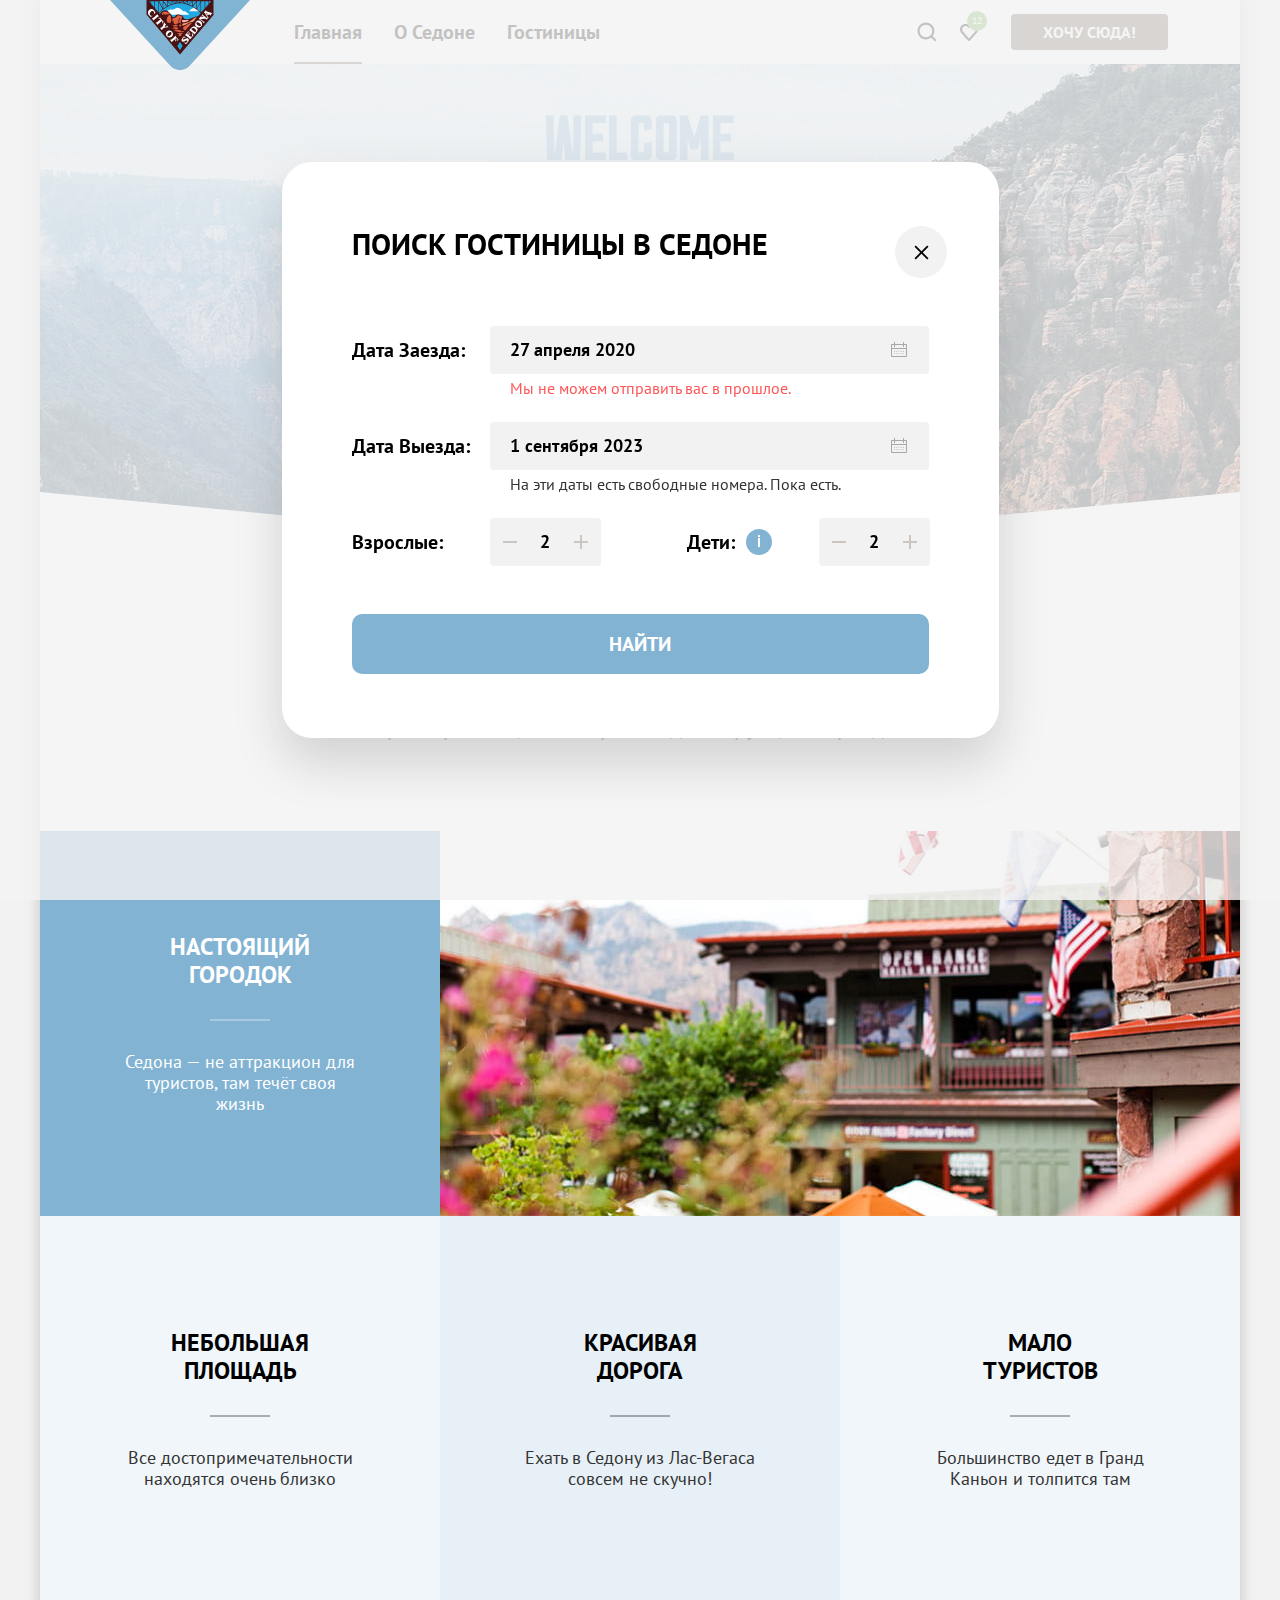
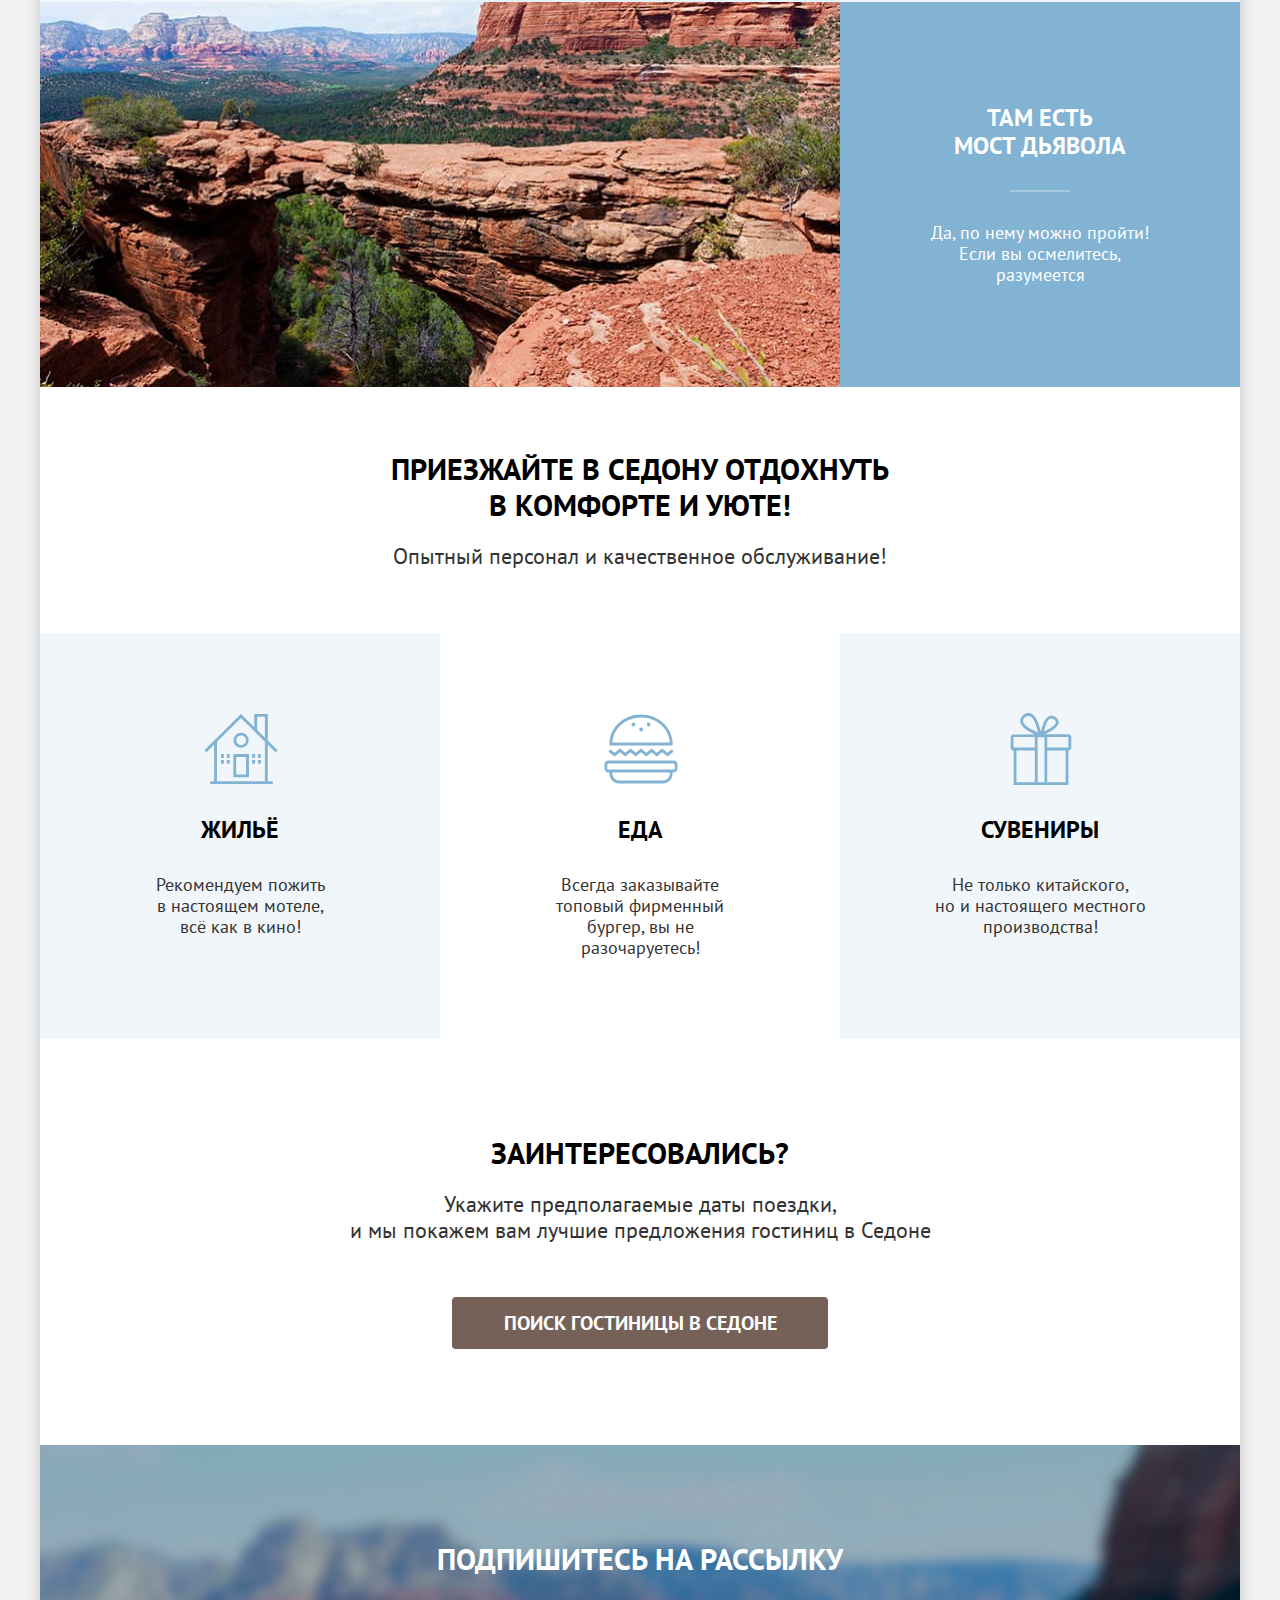
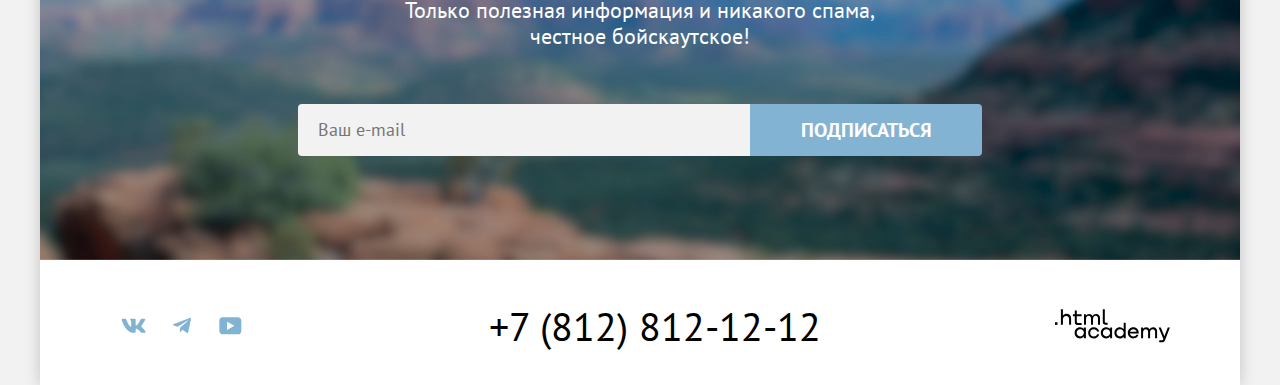
<file: modal.html>
<!DOCTYPE html>
<html lang="ru">
  <head>
    <meta charset="utf-8">
    <title>HTML Academy: Седона</title>
    <link rel="icon" href="favicon.ico">
    <link rel="icon" type="image/png" sizes="32x32" href="images/favicon-32x32.png">
    <link rel="stylesheet" href="styles/styles.css">
  </head>
  <body>
    <div class="page-container">
      <header class="page-header" data-test="header">
        <a class="nav-logo" href="index.html">
          <img class="logo" src="images/logo-sedona.svg" width="140" height="70" alt="Логотип города Седона.">
        </a>

        <nav class="navigation">
          <ul class="navigation-list">
            <li class="navigation-item">
              <a class="navigation-link navigation-link-current" href="#">Главная</a>
            </li>
            <li class="navigation-item">
              <a class="navigation-link" href="#">О седоне</a>
            </li>
            <li class="navigation-item">
              <a class="navigation-link" href="catalog.html">Гостиницы</a>
            </li>
          </ul>

          <ul class="navigation-user">
            <li class="navigation-user-item">
              <a class="navigation-link navigation-link-search" href="#">
                <span class="visually-hidden">Поиск</span>
              </a>
            </li>
            <li class="navigation-user-item">
              <a class="navigation-link navigation-link-favorites" href="#">
                <span class="visually-hidden">Сохраненное</span>
                <span class="number-of-likes">12</span>
              </a>
            </li>
            <li class="navigation-button-item">
              <a class="button link-button" href="#">Хочу сюда!</a>
            </li>
          </ul>
        </nav>
      </header>

      <main class="main-index" data-test="main">

        <section class="hero" data-test="hero">
          <h1 class="visually-hidden">Сайт поиска отелей в городке Седона</h1>
          <img class="hero-image" src="images/welcome-to-sedona.svg" width="458" height="352" alt="Welcome to the gorgeous Sedona. Because the Grand Canyon sucks!">
        </section>

        <section class="advantages" data-test="advantages">

          <h2 class="lead-section">Седона — небольшой городок в Аризоне, <br>заслуживающий большего!</h2>
          <p class="text-section">Рассмотрим причины, по которым Седона круче, чем Гранд-Каньон!</p>

          <ul class="advantages-list">
            <li class="advantages-item advantages-real-town">
              <div class="advantages-text">
                <h3 class="caption">Настоящий <br>городок</h3>
                <p class="desc">Седона — не аттракцион для туристов, там течёт своя жизнь</p>
              </div>
              <img class="advantages-item-hotel" src="images/advantages-photo-1.jpg" width="800" height="385" alt="Внешний вид одного из отелей городка.">
            </li>
            <li class="advantages-item advantages-small-square">
              <h3 class="caption">Небольшая <br>площадь</h3>
              <p class="desc">Все достопримечательности находятся очень близко</p>
            </li>
            <li class="advantages-item advantages-beautiful-road">
              <h3 class="caption">Красивая <br>дорога</h3>
              <p class="desc">Ехать в Седону из Лас-Вегаса совсем не скучно!</p>
            </li>
            <li class="advantages-item advantages-tourists">
              <h3 class="caption">Мало <br>туристов</h3>
              <p class="desc">Большинство едет в Гранд Каньон и толпится там</p>
            </li>
            <li class="advantages-item advantages-devils-bridge">
              <img class="advantages-item-canyon" src="images/advantages-photo-2.jpg" width="800" height="385" alt="Вид со смотровой площадки каньона.">
              <div class="advantages-text">
                <h3 class="caption">Там есть <br>мост дьявола</h3>
                <p class="desc">Да, по нему можно пройти! Если вы осмелитесь, разумеется</p>
              </div>
            </li>
          </ul>
        </section>

        <section class="benefits" data-test="service">

          <h2 class="lead-section benefits-lead">Приезжайте в Седону отдохнуть<br> в комфорте и уюте!</h2>
          <p class="text-section benefits-text">Опытный персонал и качественное обслуживание!</p>

          <ul class="benefits-list">
            <li class="benefits-item benefits-icon-house">
              <h3 class="caption">Жильё</h3>
              <p class="desc">Рекомендуем пожить в&nbsp;настоящем мотеле, <br>всё как в кино!</p>
            </li>
            <li class="benefits-item benefits-item-foot">
              <h3 class="caption">Еда</h3>
              <p class="desc">Всегда заказывайте <br>топовый фирменный бургер, вы не разочаруетесь!</p>
            </li>
            <li class="benefits-item benefits-icon-present">
              <h3 class="caption">Сувениры</h3>
              <p class="desc">Не только китайского, <br>но и настоящего местного производства!</p>
            </li>
          </ul>
        </section>

        <section class="search-hotel" data-test="search">
          <div class="search-hotel-container">
            <h2 class="lead-section search-hotel-lead">Заинтересовались?</h2>
            <p class="text-section search-hotel-text">Укажите предполагаемые даты поездки,<br>и мы покажем вам лучшие предложения гостиниц в Седоне</p>
            <a class="button link-button search-hotel-button" href="#">ПОИСК ГОСТИНИЦЫ В седоне</a>
          </div>
        </section>

        <section class="subscribe main-subscribe" data-test="subscribe">
          <div class="subscribe-section">
            <h2 class="lead-section subscribe-lead">Подпишитесь на рассылку</h2>
            <p class="text-section subscribe-text">Только полезная информация и никакого спама,<br> честное бойскаутское!</p>
            <form class="subscribe-form" action="https://echo.htmlacademy.ru/" method="post">
              <label class="visually-hidden" for="email-form">
                e-mail
              </label>
              <input class="e-mail" type="email" name="e-mail" id="email-form" placeholder="Ваш e-mail" required>
              <button class="button subscribe-button" type="submit">Подписаться</button>
            </form>
          </div>
        </section>

      </main>

      <footer class="page-footer" data-test="footer">

        <section class="socials">
          <h2 class="visually-hidden">Мы в социальных сетях</h2>
          <ul class="socials-list">
            <li class="socials-item">
              <a class="socials-link" href="https://vk.com/htmlacademy">
                <svg aria-hidden="true" focusable="false" width="48" height="41" viewBox="0 0 48 41" fill="none" xmlns="http://www.w3.org/2000/svg">
                  <path fill-rule="evenodd" clip-rule="evenodd" d="M35.1164 14.8044C35.2824 14.2584 35.1164 13.8564 34.3214 13.8564H31.6964C31.0284 13.8564 30.7204 14.2034 30.5534 14.5864C30.5534 14.5864 29.2184 17.7824 27.3274 19.8584C26.7154 20.4604 26.4374 20.6514 26.1034 20.6514C25.9364 20.6514 25.6854 20.4604 25.6854 19.9134V14.8044C25.6854 14.1484 25.5014 13.8564 24.9454 13.8564H20.8174C20.4004 13.8564 20.1494 14.1604 20.1494 14.4494C20.1494 15.0704 21.0954 15.2144 21.1924 16.9624V20.7604C21.1924 21.5934 21.0394 21.7444 20.7054 21.7444C19.8154 21.7444 17.6504 18.5334 16.3654 14.8594C16.1164 14.1444 15.8644 13.8564 15.1934 13.8564H12.5664C11.8164 13.8564 11.6664 14.2034 11.6664 14.5864C11.6664 15.2684 12.5564 18.6564 15.8114 23.1374C17.9814 26.1974 21.0364 27.8564 23.8194 27.8564C25.4884 27.8564 25.6944 27.4884 25.6944 26.8534V24.5404C25.6944 23.8034 25.8524 23.6564 26.3814 23.6564C26.7714 23.6564 27.4384 23.8484 28.9964 25.3234C30.7764 27.0724 31.0694 27.8564 32.0714 27.8564H34.6964C35.4464 27.8564 35.8224 27.4884 35.6064 26.7604C35.3684 26.0364 34.5184 24.9854 33.3914 23.7384C32.7794 23.0284 31.8614 22.2634 31.5824 21.8804C31.1934 21.3894 31.3044 21.1704 31.5824 20.7334C31.5824 20.7334 34.7824 16.3074 35.1154 14.8044H35.1164Z" fill="currentColor"/>
                  </svg>
                <span class="visually-hidden">ВКонтакте</span>
              </a>
            </li>
            <li class="socials-item">
              <a class="socials-link" href="https://t.me/htmlacademy">
                <svg aria-hidden="true" focusable="false" width="48" height="41" viewBox="0 0 48 41" fill="none" xmlns="http://www.w3.org/2000/svg">
                  <path d="M31.785 12.9557L15.8405 19.1042C14.7523 19.5413 14.7586 20.1483 15.6408 20.419L19.7344 21.696L29.2058 15.7201C29.6537 15.4477 30.0629 15.5942 29.7265 15.8928L22.0528 22.8183H22.051L22.0528 22.8192L21.7705 27.0387C22.1841 27.0387 22.3667 26.8489 22.5987 26.625L24.5871 24.6915L28.7229 27.7464C29.4855 28.1664 30.0332 27.9506 30.2229 27.0405L32.9379 14.2453C33.2158 13.1311 32.5126 12.6266 31.785 12.9557Z" fill="currentColor"/>
                  </svg>
                <span class="visually-hidden">Телеграм</span>
              </a>
            </li>
            <li class="socials-item">
              <a class="socials-link" href="https://www.youtube.com/user/htmlacademyru">
                <svg aria-hidden="true" focusable="false" width="48" height="41" viewBox="0 0 48 41" fill="none" xmlns="http://www.w3.org/2000/svg">
                  <path d="M31.9402 12.3564H16.5074C14.6467 12.3564 13.3333 13.9502 13.3333 15.7564V25.8502C13.3333 27.7627 14.6467 29.3564 16.5074 29.3564H32.1591C33.8009 29.3564 35.3333 27.7627 35.3333 25.9564V15.7564C35.1143 13.9502 33.8009 12.3564 31.9402 12.3564ZM20.9949 24.8939V16.8189L28.3283 20.8564L20.9949 24.8939Z" fill="currentColor"/>
                  </svg>
                <span class="visually-hidden">Youtube</span>
              </a>
            </li>
          </ul>
        </section>

        <a class="phone-number" href="tel:+78128121212">+7 (812) 812-12-12</a>

        <a class="copyright-logo" href="https://htmlacademy.ru/">
          <svg role="img" aria-label="Логотип копирайта." width="115" height="34" viewBox="0 0 115 34" fill="none" xmlns="http://www.w3.org/2000/svg">
            <path d="M0 13.2564V15.8564H2.5V13.2564H0Z" fill="currentColor"/>
            <path d="M11.6 4.85645C10 4.85645 8.8 5.55645 8 6.55645H7.9V0.356445H5.9V15.8564H7.9V10.5564C7.9 8.45645 9.2 6.95645 11.2 6.95645C13 6.95645 14.1 8.35645 14.1 10.1564V15.8564H16.1V9.75644C16.2 6.75644 14.3 4.85645 11.6 4.85645Z" fill="currentColor"/>
            <path d="M26.6 5.15645H21.8V1.45645H19.8V5.25645H17.9V7.25645H19.8V13.2564C19.8 14.9564 20.8 15.9564 22.5 15.9564H26.6V13.9564H22.9C22.2 13.9564 21.8 13.5564 21.8 12.8564V7.15645H26.6V5.15645Z" fill="currentColor"/>
            <path d="M41.1 4.95645C39.5 4.95645 38.2 5.75644 37.6 7.05645H37.5C36.9 5.85645 35.7 4.95645 34.1 4.95645C32.7 4.95645 31.6 5.75645 31 6.75645H30.9V5.15645H29V15.7564H31V10.3564C31 8.35645 32 6.85645 33.6 6.85645C35.1 6.85645 36 7.85645 36 9.45645V15.7564H38V10.1564C38 7.75645 39.4 6.85645 40.6 6.85645C42.1 6.85645 43 7.85645 43 9.45645V15.7564H45V9.25644C45.1 6.75644 43.6 4.95645 41.1 4.95645Z" fill="currentColor"/>
            <path d="M47.8 13.0564C47.8 14.7564 48.8 15.7564 50.6 15.7564H52.6V13.7564H50.9C50.2 13.7564 49.8 13.3564 49.8 12.6564V0.356445H47.8V13.0564Z" fill="currentColor"/>
            <path d="M28.9 20.0564C28 18.9564 26.7 18.2564 25 18.2564C21.9 18.2564 19.6 20.5564 19.6 23.8564C19.6 27.1564 21.9 29.4564 25 29.4564C26.8 29.4564 28 28.6564 28.8 27.5564H28.9V29.1564H30.9V18.5564H28.9V20.0564ZM25.3 27.4564C23.1 27.4564 21.7 25.8564 21.7 23.8564C21.7 21.8564 23.1 20.2564 25.3 20.2564C27.5 20.2564 28.9 21.8564 28.9 23.8564C28.9 25.7564 27.5 27.4564 25.3 27.4564Z" fill="currentColor"/>
            <path d="M44.2 22.3564C43.7 19.9564 41.6 18.2564 38.8 18.2564C35.4 18.2564 33.2 20.7564 33.2 23.8564C33.2 26.9564 35.4 29.4564 38.8 29.4564C41.6 29.4564 43.7 27.6564 44.2 25.2564H42.1C41.7 26.5564 40.4 27.5564 38.8 27.5564C36.6 27.5564 35.2 25.9564 35.2 23.9564C35.2 21.9564 36.6 20.3564 38.8 20.3564C40.4 20.3564 41.6 21.3564 42.1 22.5564H44.2V22.3564Z" fill="currentColor"/>
            <path d="M55.1 20.0564C54.2 18.9564 52.9 18.2564 51.2 18.2564C48.1 18.2564 45.8 20.5564 45.8 23.8564C45.8 27.1564 48.1 29.4564 51.2 29.4564C53 29.4564 54.2 28.6564 55 27.5564H55.1V29.1564H57.1V18.5564H55.1V20.0564ZM51.5 27.4564C49.3 27.4564 47.9 25.8564 47.9 23.8564C47.9 21.8564 49.3 20.2564 51.5 20.2564C53.7 20.2564 55.1 21.8564 55.1 23.8564C55.1 25.7564 53.6 27.4564 51.5 27.4564Z" fill="currentColor"/>
            <path d="M68.7 20.1564C67.8 19.0564 66.5 18.2564 64.8 18.2564C61.7 18.2564 59.4 20.5564 59.4 23.8564C59.4 27.1564 61.6 29.4564 64.8 29.4564C66.5 29.4564 67.8 28.6564 68.6 27.6564H68.7V29.1564H70.7V13.7564H68.7V20.1564ZM65.1 27.4564C62.9 27.4564 61.5 25.8564 61.5 23.8564C61.5 21.8564 62.9 20.2564 65.1 20.2564C67.3 20.2564 68.7 21.8564 68.7 23.8564C68.6 25.8564 67.2 27.4564 65.1 27.4564Z" fill="currentColor"/>
            <path d="M78.3 18.2564C75 18.2564 72.8 20.7564 72.8 23.8564C72.8 26.8564 74.9 29.4564 78.3 29.4564C80.8 29.4564 82.8 28.1564 83.5 25.8564H81.4C80.9 26.8564 79.8 27.4564 78.4 27.4564C76.5 27.4564 75.1 26.1564 75 24.5564H83.8C84 20.9564 81.8 18.2564 78.3 18.2564ZM78.3 20.1564C80 20.1564 81.3 21.1564 81.6 22.7564H75.1C75.4 21.2564 76.6 20.1564 78.3 20.1564Z" fill="currentColor"/>
            <path d="M98.2 18.2564C96.6 18.2564 95.3 19.0564 94.6 20.2564H94.5C93.9 19.0564 92.7 18.2564 91.1 18.2564C89.7 18.2564 88.6 18.9564 88 20.0564V18.5564H86.1V29.1564H88.1V23.7564C88.1 21.7564 89.1 20.3564 90.7 20.2564C92.2 20.2564 93.1 21.2564 93.1 22.8564V29.1564H95.1V23.5564C95.1 21.1564 96.5 20.2564 97.7 20.2564C99.2 20.2564 100.1 21.2564 100.1 22.8564V29.1564H102.1V22.6564C102.2 20.0564 100.7 18.2564 98.2 18.2564Z" fill="currentColor"/>
            <path d="M109.4 27.3564L105.8 18.4564H103.6L108.4 30.0564C108.1 30.9564 107.7 31.2564 106.7 31.2564H104.2V33.2564H106.7C108.5 33.2564 109.5 32.4564 110.2 30.6564L114.9 18.4564H112.8L109.4 27.3564Z" fill="currentColor"/>
            </svg>
        </a>

      </footer>

      <div class="modal-container" data-test="modal">
        <div class="modal modal-search">

          <button class="modal-close-button" type="button">
            <span class="visually-hidden">Закрыть</span>
          </button>

          <section class="modal-content">
            <h2 class="modal-title">Поиск гостиницы в Седоне</h2>
            <form class="modal-form" action="https://echo.htmlacademy.ru/" method="post">
              <div class="date-wrap">
                <label class="modal-label arrival-date-label" for="arrival-date">Дата заезда:</label>
                <input class="field arrival-field" type="text" id="arrival-date" name="arrival-date" value="27 апреля 2020" placeholder="Укажите дату" required>
                <span class="modal-error arrival-date-error">Мы не можем отправить вас в прошлое.</span>
              </div>

              <div class="date-wrap">
                <label class="modal-label leaving-date-label" for="leaving-date">Дата выезда:</label>
                <input class="field leaving-date-field" type="text" id="leaving-date" name="leaving-date" value="1 сентября 2023" placeholder="Укажите дату" required>
                <span class="modal-error">На эти даты есть свободные номера. Пока есть.</span>
              </div>

              <div class="quantity-wrap">
                <label class="modal-label adults-label" for="adults">Взрослые:</label>
                <div class="adults-button-wrapper">
                  <button class="quantity-button minus-button" type="button">
                    <svg role="img" aria-label="Знак минус." width="20" height="20" viewBox="0 0 20 20" fill="none" xmlns="http://www.w3.org/2000/svg">
                      <path d="M3 9V11H17V9H3Z" fill="#756157" fill-opacity="0.3"/>
                    </svg>
                  </button>
                  <input class="quantity-input adults-field" id="adults" type="number" name="adults-number" value="2" max="99">
                  <button class="quantity-button plus-button" type="button">
                    <svg role="img" aria-label="Знак плюс." width="20" height="20" viewBox="0 0 20 20" fill="none" xmlns="http://www.w3.org/2000/svg">
                      <path d="M17 9H11V3H9V9H3V11H9V17H11V11H17V9Z" fill="#756157" fill-opacity="0.3"/>
                    </svg>
                  </button>
                </div>

                <span class="child-label">
                  <label class="modal-label child-label" for="child">Дети:</label>
                  <span class="tooltip">
                    <button class="tooltip-toggle" type="button" aria-labelledby="tooltip-label-date">
                      <svg role="img" aria-label="Подсказка." class="tooltip-icon" width="2" height="12" viewBox="0 0 2 12" fill="none" xmlns="http://www.w3.org/2000/svg">
                        <path fill-rule="evenodd" clip-rule="evenodd" d="M0 0H2V2H0V0ZM2 12H0V3H2V12Z" fill="white"/>
                      </svg>
                    </button>
                    <span class="tooltip-text" role="tooltip" id="tooltip-label-date">Укажите количество детей, которые будут с вами, возраст которых от 6 до 18 лет. Дети до 6 лет размещаются бесплатно.</span>
                  </span>
                </span>
                <div class="child-button-wrapper">
                  <button class="quantity-button minus-button" type="button">
                    <svg role="img" aria-label="Знак минус." width="20" height="20" viewBox="0 0 20 20" fill="none" xmlns="http://www.w3.org/2000/svg">
                      <path d="M3 9V11H17V9H3Z" fill="#756157" fill-opacity="0.3"/>
                    </svg>
                  </button>
                  <input class="quantity-input child-field" id="child" type="number" name="child" value="2" max="99">
                  <button class="quantity-button plus-button" type="button">
                    <svg role="img" aria-label="Знак плюс." width="20" height="20" viewBox="0 0 20 20" fill="none" xmlns="http://www.w3.org/2000/svg">
                      <path d="M17 9H11V3H9V9H3V11H9V17H11V11H17V9Z" fill="#756157" fill-opacity="0.3"/>
                    </svg>
                  </button>
                </div>
              </div>

              <button class="button modal-search-button" type="submit">Найти</button>

            </form>
          </section>
        </div>
      </div>
    </div>
  </body>
</html>
</file>
<file: styles/styles.css>
/*
* Prefixed by https://autoprefixer.github.io
* PostCSS: v8.4.14,
* Autoprefixer: v10.4.7
* Browsers: > 2% and last 1 version
*/

@font-face {
  font-family: "PT Sans";
  font-weight: 400;
  font-style: normal;
  src: url("../fonts/ptsans-400.woff2") format(woff2);
  font-display: swap;
}

@font-face {
  font-family: "PT Sans";
  font-weight: 700;
  font-style: normal;
  src: url("../fonts/ptsans-700.woff2") format(woff2);
  font-display: swap;
}

html {
  height: 100%;
}

body {
  margin: 0;
  height: 100%;
  font-family: "PT Sans", sans-serif;
  font-size: 18px;
  line-height: 21px;
  color: #333333;
  background-color: #F2F2F2;
}

.button {
  font-family: inherit;
  color: #ffffff;
  text-align: center;
  text-decoration: none;
  text-transform: uppercase;
  background-color: #83B3D3;
  border-radius: 4px;
  font-size: 16px;
  font-weight: 700;
  line-height: 20px;
  padding: 8px 10px;
  box-sizing: border-box;
  border: none;
  cursor: pointer;
  display: inline-block;
}

.link-button {
  font-family: inherit;
  background-color: #756157;
  display: block;
  cursor: pointer;
}

.active-button {
  background-color: #7DB54F;
}

.button:hover,
.button:focus {
  background-color: #68A2CA;
}

.button:active,
.link-button:active,
.active-button:active {
  opacity: 0.3;
}

.button:disabled {
  background-color: #E5E5E5;
}

.link-button:hover,
.link-button:focus {
  background-color: #615048;
}

.active-button:hover,
.active-button:focus {
  background-color: #6C9E42;
}

.visually-hidden {
  position: absolute;
  width: 1px;
  height: 1px;
  margin: -1px;
  padding: 0;
  border: none;
  clip: rect(0 0 0 0);
  overflow: hidden;
}

img{
  max-width: 100%;
  object-fit: contain;
}

.page-container {
  display: flex;
  flex-direction: column;
  background-color: #ffffff;
  box-shadow: 0 0 15px 0 rgba(0, 0, 0, 0.20);
  min-height: 100%;
  margin: 0 auto;
  width: 1200px;
}

.page-header {
  display: flex;
  padding: 0 70px;
}

.nav-logo {
  margin-right: 28px;
  margin-bottom: -6px;
  display: block;
  z-index: 1;
}

.logo {
  display: block;
}

.navigation {
  display: flex;
  justify-content: space-between;
  width: 890px;
}

.navigation-link {
  font-family: inherit;
  font-size: 20px;
  line-height: 24px;
  font-weight: 700;
  color: #000000;
  text-decoration: none;
  text-transform: capitalize;
  display: block;
  padding: 20px 16px;
  position: relative;
}

.navigation-link:hover {
  opacity: 0.6;
}

.navigation-link:active {
  opacity: 0.3;
}

.navigation-link-current::after {
  content: "";
  position: absolute;
  width: inherit;
  height: 2px;
  background-color: #756257;
  bottom: 0;
  left: 16px;
  right: 16px;
}

.navigation-list {
  margin: 0;
  padding: 0;
  max-width: 600px;
  display: flex;
  flex-wrap: wrap;
  align-items: center;
  list-style-type: none;
}

.navigation-user {
  margin: 0;
  padding: 0;
  display: flex;
  flex-wrap: wrap;
  align-items: center;
  list-style-type: none;
}

.navigation-link-search,
.navigation-link-favorites {
  box-sizing: border-box;
  min-width: 40px;
  min-height: 64px;
  padding: 22px 12px;
}

.navigation-link-search {
  background-image: url("../images/search-icon.svg");
  background-position: center;
  background-repeat: no-repeat;
  background-size: 20px 20px;
}

.navigation-link-favorites {
  display: flex;
  flex-direction: column-reverse;
  justify-content: flex-end;
  background-image: url("../images/heart.svg");
  background-position: center;
  background-repeat: no-repeat;
  padding: 0;
}

.number-of-likes {
  padding: 5px;
  box-sizing: border-box;
  min-width: 20px;
  min-height: 20px;
  font-size: 10px;
  line-height: 10px;
  font-weight: 400;
  color: #ffffff;
  background-color: #7DB54F;
  border-radius: 10px;
  align-self: flex-end;
  margin: 11px 4px 33px 20px;
}

.navigation-button-item {
  margin-left: 20px;
  min-width: 157px;
}

.main-index,
.main-inner {
  flex-grow: 1;
  text-align: center;
}

.hero {
  color: #000000;
  background-color: #B4988D;
  background-size: contain, cover;
  background-image: url("../images/divider.svg"), url("../images/index-background.jpg");
  background-repeat: no-repeat;
  background-position: bottom, center;
  padding: 51px 371px 82px;
  object-fit: cover;
  max-width: 100%;
  height: 100%;
}

.hero-image {
  display: block;
}

.lead-section {
  display: block;
  color: #000000;
  font-size: 30px;
  font-weight: 700;
  line-height: 36px;
  text-transform: uppercase;
  padding-top: 69px;
  margin-top: 0;
  margin-bottom: 25px;
}

.text-section {
  font-size: 22px;
  font-weight: 400;
  line-height: 26px;
  padding-bottom: 69px;
  margin: 0;
  margin-bottom: 21px;
}

.advantages .lead-section,
.advantages .text-section {
  padding-left: 200px;
  padding-right: 200px;
}

.advantages-list{
  margin: 0;
  padding: 0;
  display: flex;
  flex-wrap: wrap;
  list-style-type: none;
}

.advantages-item{
  display: flex;
  justify-content: space-between;
  width: 100%;
}

.advantages-text{
  width: 400px;
  padding: 102px 85px;
  box-sizing: border-box;
}

.desc{
  font-size: 18px;
  font-weight: 400;
  line-height: 21px;
  padding: 0;
  margin: 0;
}

.caption{
  color: #000000;
  font-size: 24px;
  font-weight: 700;
  line-height: 28px;
  text-transform: uppercase;
  padding: 0;
  margin: 0;
}

.advantages-text .caption,
.advantages-text .desc{
  color: #ffffff;
}

.advantages-item-hotel,
.advantages-item-canyon{
  display: block;
  object-fit: cover;
  max-width: 100%;
  height: 100%;
}

.advantages-real-town,
.advantages-devils-bridge{
  background-color: #82B3D3;
  background-size: cover;
  background-repeat: no-repeat;
}

.advantages-small-square,
.advantages-tourists{
  background-color: rgba(131, 179, 211, 0.12);
  flex-direction: column;
  box-sizing: border-box;
  width: 400px;
  padding: 113px 85px;
}

.advantages-beautiful-road{
  background-color: rgba(131, 179, 211, 0.20);
  flex-direction: column;
  box-sizing: border-box;
  width: 400px;
  padding: 113px 85px;
}

.advantages-item .caption::after{
  content: "";
  display: block;
  border-bottom: 2px solid rgba(0, 0, 0, 0.30);
  width: 60px;
  margin: 30px auto;
}

.advantages-real-town .caption::after,
.advantages-devils-bridge .caption::after{
  border-color: #FFFFFF4D;
}

.benefits-lead{
  display: block;
  padding-top: 64px;
  margin-bottom: 20px;
  padding-left: 200px;
  padding-right: 200px;
}

.benefits-text {
  margin: 0;
  padding-bottom: 64px;
  padding-left: 200px;
  padding-right: 200px;
}

.benefits-list {
  margin: 0;
  padding: 0;
  display: flex;
  flex-wrap: wrap;
  list-style-type: none;
}

.benefits-item {
  background-color: rgba(131, 179, 211, 0.12);
  display: flex;
  flex-direction: column;
  box-sizing: border-box;
  width: 400px;
  padding: 81px 85px;
  background-size: 75px 72px;
  background-repeat: no-repeat;
  background-position: 50% 80px;
}

.benefits-item .caption {
  margin-top: 102px;
  margin-bottom: 30px;
}

.benefits-icon-house {
  background-image: url("../images/icon-house-advantage.svg");
}

.benefits-item-foot{
  background-color: #ffffff;
  background-image: url("../images/icon-burger-advantage.svg");
}

.benefits-icon-present{
  background-image: url("../images/icon-present-advantage.svg");
}

.search-hotel{
 padding: 96px 300px;
}

.search-hotel-container{
  min-width: 592px;
  align-items: center;
}

.search-hotel-lead{
  padding: 0;
  margin-bottom: 20px;
}

.search-hotel-text {
  padding: 0;
  margin-bottom: 54px;
}

.search-hotel-button {
  width: 376px;
  box-sizing: border-box;
  font-size: 20px;
  font-weight: 700;
  line-height: 36px;
  color: #ffffff;
  margin: 0 auto;
}

.subscribe {
  padding: 96px 200px 104px;
}

.subscribe-section {
  width: 800px;
}

.subscribe-section .lead-section {
  margin-bottom: 20px;
  padding: 0;
}

.subscribe-section .text-section {
  margin-bottom: 55px;
  padding: 0;
}

.subscribe-form {
  display: flex;
  justify-content: center;
  width: 100%;
}

.main-subscribe {
  color: #ffffff;
  background-color: #82B3D3;
  background-image: url("../images/subscribe-background.jpg");
  background-repeat: no-repeat;
  background-size: cover;
  object-fit: cover;
  max-width: 100%;
  height: 100%;
}

.subscribe-lead,
.subscribe-text {
  color: #ffffff;
}

.e-mail {
  font-family: inherit;
  color: #000000;
  font-size: 18px;
  font-weight: 400;
  line-height: 24px;
  background-color: #F2F2F2;
  padding: 12px 20px;
  width: 412px;
  border-radius: 4px 0 0 4px;
  border: none;
  flex-shrink: 0;
}

.subscribe-button {
  font-size: 20px;
  font-weight: 700;
  line-height: 36px;
  padding: 8px 10px;
  min-width: 232px;
  border-radius: 0 4px 4px 0;
}

.page-footer {
  display: flex;
  justify-content: space-between;
  padding: 40px 70px 30px;
  align-items: center;
}

.socials {
  max-width: 145px;
  margin-right: 40px;
  padding: 5px 0;
}

.socials-list {
  padding: 0;
  margin: 0;
  display: flex;
  flex-wrap: wrap;
  list-style-type: none;
}

.socials-link{
  display: block;
  min-width: 47px;
  min-height: 40px;
  text-decoration: none;
  color: #83B3D3;
}

.socials-link:hover{
  color: #68A2CA;
}

.socials-link:focus{
  color: #68A2CA;
}

.socials-link:active{
  color: #68A2CA4D;
}

.phone-number{
  min-width: 331px;
  color: #000000;
  font-size: 40px;
  font-weight: 400;
  line-height: 40px;
  text-transform: uppercase;
  text-decoration: none;
  padding: 5px 0 9px;
  margin: 0 auto;
}

.phone-number:hover,
.copyright-logo:hover{
  color: #756157;
}

.phone-number:focus,
.copyright-logo:focus{
  color: #756157;
}

.phone-number:active,
.copyright-logo:active{
  color: #7561574D;
}

.copyright-logo{
  display: block;
  color: #000000;
  margin-left: 40px;
}

.filter-content{
  color: #ffffff;
  background-color: #82B3D3;
  background-size: cover;
  background-image: url("../images/filter-content-background.jpg");
  background-repeat: no-repeat;
  object-fit: cover;
  max-width: 100%;
  height: 100%;
}

.filter-container{
  padding: 35px 70px 65px;
}

.content-title{
  padding: 0;
  margin: 0;
  margin-bottom: 8px;
  font-size: 60px;
  font-weight: 700;
  line-height: 78px;
  text-align: left;
}

.breadcrumbs{
  padding: 0;
  margin: 0;
  margin-bottom: 40px;
  display: flex;
  flex-wrap: wrap;
  gap: 28px;
  text-align: left;
  list-style-type: none;
  align-items: center;
}

.breadcrumbs-link{
  display: block;
  font-family: inherit;
  color: inherit;
  text-decoration: none;
  font-size: 16px;
  font-weight: 400;
  line-height: 21px;
}

.breadcrumbs-link-home{
  background-image: url("../images/breadcrumbs-house.svg");
  background-repeat: no-repeat;
  background-size: 12px 12px;
  width: 13px;
  height: 13px;
  padding-bottom: 2px;
  background-position: center;
}

.breadcrumbs-item{
  position: relative;
}

.breadcrumbs-item::before{
  content: "";
  position: absolute;
  background-image: url("../images/arrow.svg");
  background-repeat: no-repeat;
  background-size: contain;
  width: 7px;
  height: 10px;
  top: 7px;
  left: -17px;
}

.breadcrumbs-item:first-child::before{
  content: none;
}

.breadcrumbs-link:hover{
  opacity: 0.6;
}

.breadcrumbs-link:active{
  opacity: 0.3;
}

.sorter{
  display: flex;
  flex-wrap: wrap;
  justify-content: space-between;
}

.filter-wrapper{
  display: grid;
  grid-template-columns: repeat(2, 151px);
  gap: 32px 70px;
  margin-right: auto;
}

.filter-group{
  border: none;
  text-align: left;
  margin: 0;
  padding: 0;
}

.filter-group-price{
  margin-right: 70px;
  max-width: 288px;
}

.filter-title {
  padding: 0;
  font-size: 20px;
  font-weight: 700;
  line-height: 24px;
  margin-bottom: 32px;
  text-transform: capitalize;
}

.filter-list{
  padding: 0;
  margin: 0;
  list-style-type: none;
  font-weight: 400;
  line-height: 23px;
}

.filter-item:not(:last-child){
  margin-bottom: 16px;
}

.control{
  position: relative;
  display: block;
  padding-left: 36px;
  cursor: pointer;
}

.checkbox-input,
.radio-input{
  position: absolute;
  width: 20px;
  height: 20px;
  left: 0;
  top: 1px;
  background-color: #FFFFFF;
  border-radius: 4px;
  margin-right: 16px;
}

.radio-input{
  border-radius: 50%;
}

.control:hover{
  opacity: 0.6;
}

.control:focus-within .checkbox-input,
.control:focus-within .radio-input{
  outline: 3px solid #83B3D3;
}

.control:focus .checkbox-input,
.control:focus .radio-input{
  outline: 3px solid #83B3D3;
}

.control:active{
  opacity: 0.3;
}

.control-input:disabled + .checkbox-input{
  color: #E5E5E5
}

.control-input[type="checkbox"]:checked + .checkbox-input{
  background-image: url("../images/tick.svg");
  background-repeat: no-repeat;
  background-position: center;
}

.control-input[type="radio"]:checked + .radio-input::after{
  content: "";
  position: absolute;
  width: 10px;
  height: 10px;
  border-radius: 50%;
  background-color: #3F5E72;
  left: 5px;
  top: 5px;
}

.filter-buttons{
  padding: 0;
  margin: 0;
  list-style: none;
}

.price-wrapper{
  display: flex;
  justify-content: center;
  margin-bottom: 44px;
}

.price-input{
  -webkit-appearance: textfield;
          appearance: textfield;
  width: 143px;
  padding: 12px 40px 12px 20px;
  box-sizing: border-box;
  border: none;
  color:  #000000;
  background-color: #F2F2F2;
  font-family: inherit;
  font-size: 18px;
  font-style: normal;
  font-weight: 700;
  line-height: 24px;
}

.price-input::-webkit-outer-spin-button,
.price-input::-webkit-inner-spin-button{
  -webkit-appearance: none;
          appearance: none;
  margin: 0;
}

.price-input-min{
  border-radius: 4px 0 0 4px;
  margin-right: 2px;
}

.price-input-max{
  border-radius: 0 4px 4px 0;
}

.price-input:hover{
  background-color: #E6E6E6;
}

.price-input:focus{
  background-color: #E6E6E6;
  outline: 3px solid #83B3D3;
}

.price-input:disabled{
  background-color: #E5E5E5;
}

.input-min,
.input-max{
  color: #000000;
  font-weight: 400;
  line-height: 24px;
  top: 12px;
  right: 20px;
  position: absolute;
  opacity: 0.3;
}

.label-min{
  position: relative;
}

.label-max{
  position: relative;
}

.range{
  position: relative;
  width: 287px;
  height: 4px;
  background-color: #FFFFFF4d;
}

.range-bar{
  position: absolute;
  height: 4px;
  background-color:#FFFFFF;
}

.range-toggle{
  position: absolute;
  width: 20px;
  height: 20px;
  background-color: #FFFFFF;
  border-radius: 5px;
  border: none;
  cursor: pointer;
}

.range-toggle:hover{
  box-shadow: 0 4px 10px #00000040;
}

.range-toggle:focus{
  outline: 3px solid #83B3D3;
}

.range-toggle:active{
  outline: 2px solid #83B3D3;
  box-shadow: 0 7px 15px #00000066;
}

.toggle-min{
  top: 50%;
  transform: translateY(-50%);
}

.toggle-max{
  right: 0;
  top: 50%;
  transform: translateY(-50%);
}

.filter-button{
  width: 191px;
  margin-top: 56px;
  margin-bottom: 32px;
}

.filter-button-reset{
  border: 3px solid transparent;
  background-color: transparent;
  width: 191px;
}

.filter-button-reset:hover{
  background-color: transparent;
  color: #FFFFFF;
  opacity: 0.6;
}

.filter-button-reset:focus{
  background-color: transparent;
  border-color:  #83B3D3;
  border-radius: 4px;
}

.filter-button-reset:active{
  background-color: transparent;
  color: #FFFFFF4D;
}

.catalog{
  padding: 50px 70px 60px;
}

.select{
  display: flex;
  flex-wrap: wrap;
  margin-bottom: 40px;
}

.select-caption{
  margin-right: auto;
  font-size: 30px;
  font-weight: 700;
  line-height: 36px;
  align-self: center;
}

.select-control{
  min-width: 292px;
  padding: 12px 35px 12px 18px;
  margin-right: 70px;
  box-sizing: border-box;
  border-radius: 4px;
  border: 2px solid #E5E5E5;
  font-family: inherit;
  font-size: 18px;
  font-weight: 400;
  line-height: 21px;
  -webkit-appearance: none;
          appearance: none;
  background-image: url("../images/vector.svg");
  background-repeat: no-repeat;
  background-position: right 20px top 20px;
  cursor: pointer;
}

.select-control:hover{
  border-color: #68A2CA;
}

.select-control:focus{
  border-color: #68A2CA;
}

.select-control:disabled{
  border-color: #0000004D;
}

.view-button-box{
  display: flex;
  flex-wrap: wrap;
  gap: 8px;
}

.view-button-link{
  width: 48px;
  height: 48px;
  padding: 17px 16px;
  box-sizing: border-box;
  color: #000000;
  text-decoration: none;
  border-radius: 4px;
  border: 2px solid #E5E5E5;
  background-repeat: no-repeat;
  background-size: 16px 14px;
  background-position: center;
}

.view-button-table{
  background-image: url("../images/icon-table-view.svg");
}

.view-button-large{
  background-image: url("../images/icon-large-view.svg");
}

.view-button-list{
  background-image: url("../images/icon-list-view.svg");
}

.view-button-current{
  border-color: #000000;
}

.view-button-link:hover{
  border-color: #000000;
}

.view-button-link:focus {
  border-color: #68A2CA;
}

.view-button-link:active {
  border-color: #000000;
}

.catalog-list {
  padding: 0;
  margin: 0;
  list-style-type: none;
  display: grid;
  grid-template-columns: repeat(3, 340px);
  gap: 20px;
}

.card-item {
  padding: 20px;
  box-sizing: border-box;
  border: 1px solid #E6E6E6;
  border-radius: 4px;
  display: grid;
  grid-template-columns: repeat(2, 140px);
  grid-template-rows: 212px 1fr;
  gap: 16px 20px;
}

.card-item-link {
  grid-column: 1/-1;
}

.card-item-link img {
  display: block;
  object-fit: contain;
  max-width: 100%;
}

.card-header-link{
  color: #000000;
  text-decoration: none;
  grid-column: 1/-1;
}

.card-header{
  font-size: 24px;
  font-weight: 700;
  line-height: 28px;
  margin: 0;
  text-align: left;
}

.card-item-hotel,
.card-item-price{
  font-size: 18px;
  font-weight: 400;
  line-height: 21px;
  text-align: left;
  margin: 0;
}

.card-item-price{
  text-align: right;
  align-self: center;
}

.stars{
  margin: auto 0;
  background-image: url("../images/star.svg");
  background-repeat: space no-repeat;
  height: 17px;
}

.stars-4{
  width: 89px;
}

.stars-3{
  width: 66px;
}

.stars-2{
  width: 42px;
}

.card-raiting{
  color: #333333;
  font-size: 16px;
  font-weight: 400;
  line-height: 20px;
  text-transform: uppercase;
  background-color: #F2F2F2;
  border-radius: 4px;
  width: 140px;
  margin: 0;
  padding: 9px 22px 8px 23px;
  box-sizing: border-box;
}


.pagination::before {
  content: "";
  display: block;
  border-bottom: 1px solid #E6E6E6;
  width: 100%;
  background-color: #E6E6E6;
  margin-top: 38px;
  margin-bottom: 31px;
}

.pagination{
  list-style-type: none;
  margin: 0;
  padding: 0;
  display: flex;
  flex-wrap: wrap;
  gap: 8px;
}

.pagination-link {
  display: block;
  min-width: 60px;
  min-height: 60px;
  padding: 10px 0 12px;
  box-sizing: border-box;
  background-color: #82B3D3;
  border: 1px solid #82B3D3;
  border-radius: 4px;
  font-family: inherit;
  color: #ffffff;
  font-size: 20px;
  font-weight: 700;
  line-height: 36px;
  text-transform: uppercase;
  text-align: center;
  text-decoration: none;
}

.pagination-current {
  color: #000000;
  background-color: #F2F2F2;
  border: none
}

.pagination-item-next {
  display: block;
  min-width: 60px;
  height: 60px;
  padding: 16px 0 18px;
  box-sizing: border-box;
  align-items: center;
  justify-content: center;
  text-align: center;
  font-size: 22px;
  font-weight: 400;
  line-height: 26px;
  color: #000000;
  text-align: center;
}

.last-pagination-link {
  padding: 10px 18px 12px;
}

.pagination-link:not(.pagination-current):hover {
  background-color: #68A2CA;
}

.pagination-link:not(.pagination-current):focus {
  background-color: #68A2CA;
}

.pagination-link:not(.pagination-current):active {
  color: #FFFFFF4D;
}

.modal-container {
  position: fixed;
  background-color: rgba(242, 242, 242, 0.8);
  top: 0;
  left: 0;
  width: 100%;
  height: 100%;
  display: flex;
}

.modal-container-close {
  display: none;
}

.modal {
  margin: auto;
  width: 717px;
  padding: 64px 70px;
  box-sizing: border-box;
  background-color: #FFFFFF;
  box-shadow: 0 25px 50px 0 rgba(0, 0, 0, 0.15);
  border-radius: 30px;
  position: relative;
}

.modal-close-button {
  position: absolute;
  padding: 0;
  border: none;
  width: 52px;
  height: 52px;
  top: 64px;
  right: 52px;
  background-color: rgba(242, 242, 242, 1);
  border-radius: 50%;
}

.modal-close-button::after {
  content: "";
  position: absolute;
  background-image: url("../images/close.svg");
  background-repeat: no-repeat;
  width: 20px;
  height: 20px;
  top: 16px;
  left: 16px;
  cursor: pointer;
}

.modal-close-button:hover {
  background-color: rgba(230, 230, 230, 1);
}

.modal-close-button:focus {
  background-color: rgba(230, 230, 230, 1);
  outline: 3px solid rgba(131, 179, 211, 1);
}

.modal-close-button:active {
  opacity: 0.3;
  background-color: rgba(230, 230, 230, 1);
}

.modal-title {
  margin: 0;
  margin-bottom: 64px;
  color: #000000;
  font-family: inherit;
  font-size: 30px;
  font-weight: 700;
  line-height: 36px;
  text-transform: uppercase;
  padding-right: 40px;
}

.modal-form p {
  margin: 0;
}

.date-wrap {
  display: grid;
  grid-template-columns: 138px auto;
  grid-template-rows: repeat(2, minmax(48px,auto));
  align-items: center;
}

.modal-error {
  font-family: inherit;
  font-size: 16px;
  font-weight: 400;
  line-height: 21px;
  grid-column: 2/-1;
  padding: 4px 20px;
  align-self: flex-start;
}

.arrival-date-error {
  color: #FF5757;
}

.modal-label {
  color: #000000;
  font-family: inherit;
  font-size: 20px;
  font-weight: 700;
  line-height: 24px;
  text-transform: capitalize;
}

.field {
  color: #000000;
  font-family: inherit;
  font-size: 18px;
  line-height: 24px;
  font-weight: 700;
  padding: 12px 20px;
  box-sizing: border-box;
  border: none;
  border-radius: 4px;
  background-color: #F2F2F2;
  background-image: url("../images/calendar.svg");
  background-repeat: no-repeat;
  background-position: right 20px center;
  grid-column: 2/-1;
}

.field:hover {
  background-color: #E6E6E6;
}

.field:focus {
  background-color: #E6E6E6;
  outline: 3px solid #83B3D3;
}

.quantity-wrap {
  display: grid;
  grid-template-columns: 138px 110px auto 132px 110px;
  width: 577px;
  align-items: center;
}

.child-label {
  width: 85px;
  grid-column: -2/-3;
  position: relative;
}

.quantity-input {
  background-color: #F2F2F2;
  border: none;
  width: 31px;
  padding: 14px 0;
  box-sizing: border-box;
  font-family: inherit;
  color:  #000000;
  text-align: center;
  font-size: 18px;
  font-weight: 700;
  line-height: 20px;
  -webkit-appearance: textfield;
          appearance: textfield;
}

.quantity-input::-webkit-outer-spin-button,
.quantity-input::-webkit-inner-spin-button {
  -webkit-appearance: none;
          appearance: none;
  margin: 0;
}

.quantity-button {
  width: 40px;
  height: 48px;
  padding: 14px 10px;
  box-sizing: border-box;
  border: none;
  border-radius: 4px 0 0 4px;
  background-color: #F2F2F2;
  cursor: pointer;
}

.plus-button {
  border-radius: 0 4px 4px 0;
}

.quantity-button:hover path {
  fill: #000000;
  fill-opacity: 1;
}

.quantity-button:focus path {
  fill: #000000;
  fill-opacity: 1;
}

.quantity-button:focus svg {
  outline: 3px solid #82B3D3;
  border-radius: 4px;
}

.quantity-button:active path {
  fill-opacity: 0.2;
}

.adults-button-wrapper {
  grid-column: 2/3;
  display: flex;
}

.child-button-wrapper {
  grid-column: 5/6;
  display: flex;
}

.tooltip {
  position: absolute;
  width: 26px;
  height: 26px;
  right: 0;
  top: 50%;
  transform: translateY(-50%);
}

.tooltip-toggle {
  border: none;
  padding: 0;
  margin: 0;
  display: block;
  width: 26px;
  height: 26px;
  background-color: #83B3D3;
  border-radius: 50%;
  cursor: pointer;
}

.tooltip-text {
  display: block;
  color: #FFFFFF;
  font-family: inherit;
  font-size: 16px;
  font-weight: 400;
  line-height: 20px;
  width: 256px;
  min-height: 143px;
  padding: 20px 18px 18px 22px;
  box-sizing: border-box;
  border-radius: 10px;
  background-color: #333333;
  box-shadow: 0 15px 30px 0 rgba(0, 0, 0, 0.30);
  position: relative;
  left: 50%;
  transform: translateX(-50%);
  top: 15px;
  display: none;
}

.tooltip-text::before {
  content: "";
  position: absolute;
  background-image: url("../images/triangle.svg");
  top: -8px;
  width: 19px;
  height: 9px;
  left: 50%;
  transform: translateX(-50%);
}

.tooltip-toggle:hover + .tooltip-text,
.tooltip-toggle:focus + .tooltip-text {
  display: block;
}

.modal-search-button {
  grid-column: 1/-1;
  margin-top: 48px;
  width: 577px;
  border-radius: 10px;
  padding: 18px 20px;
  font-size: 20px;
  line-height: 24px;
}
</file>
